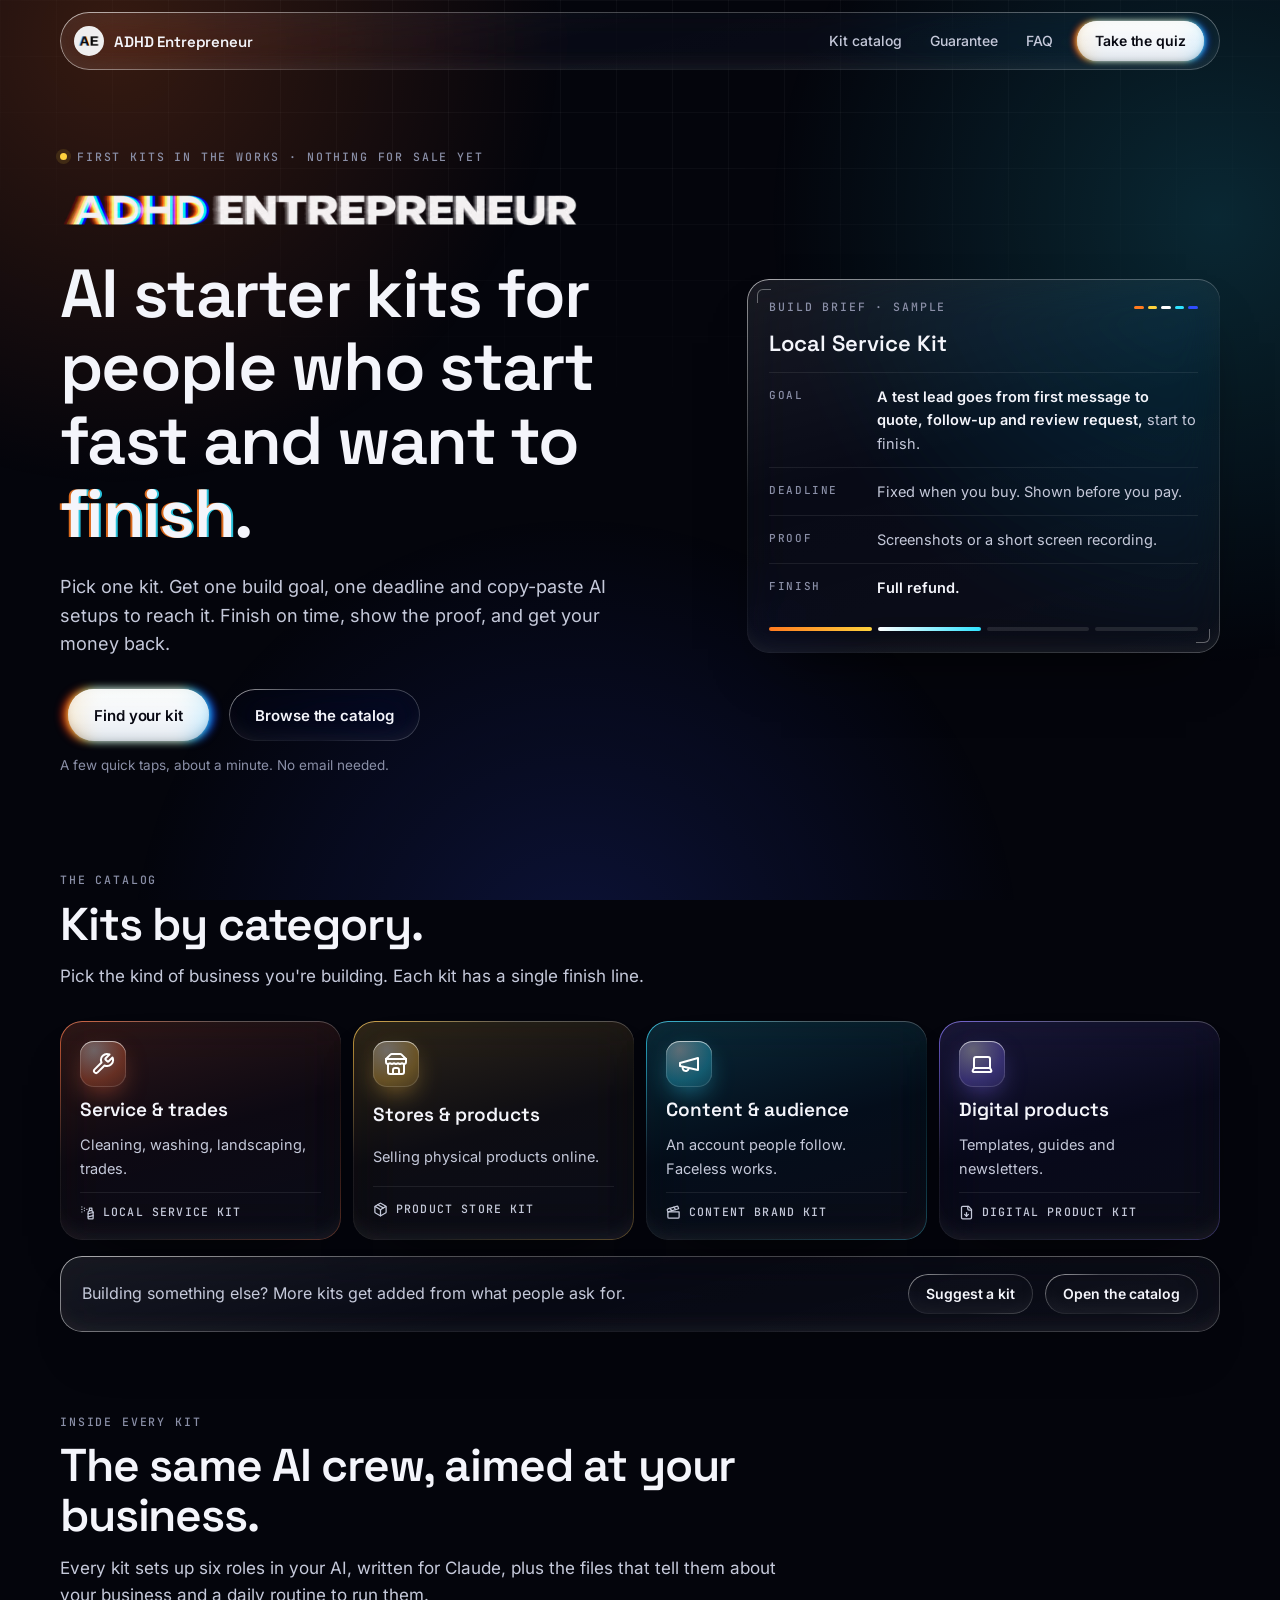
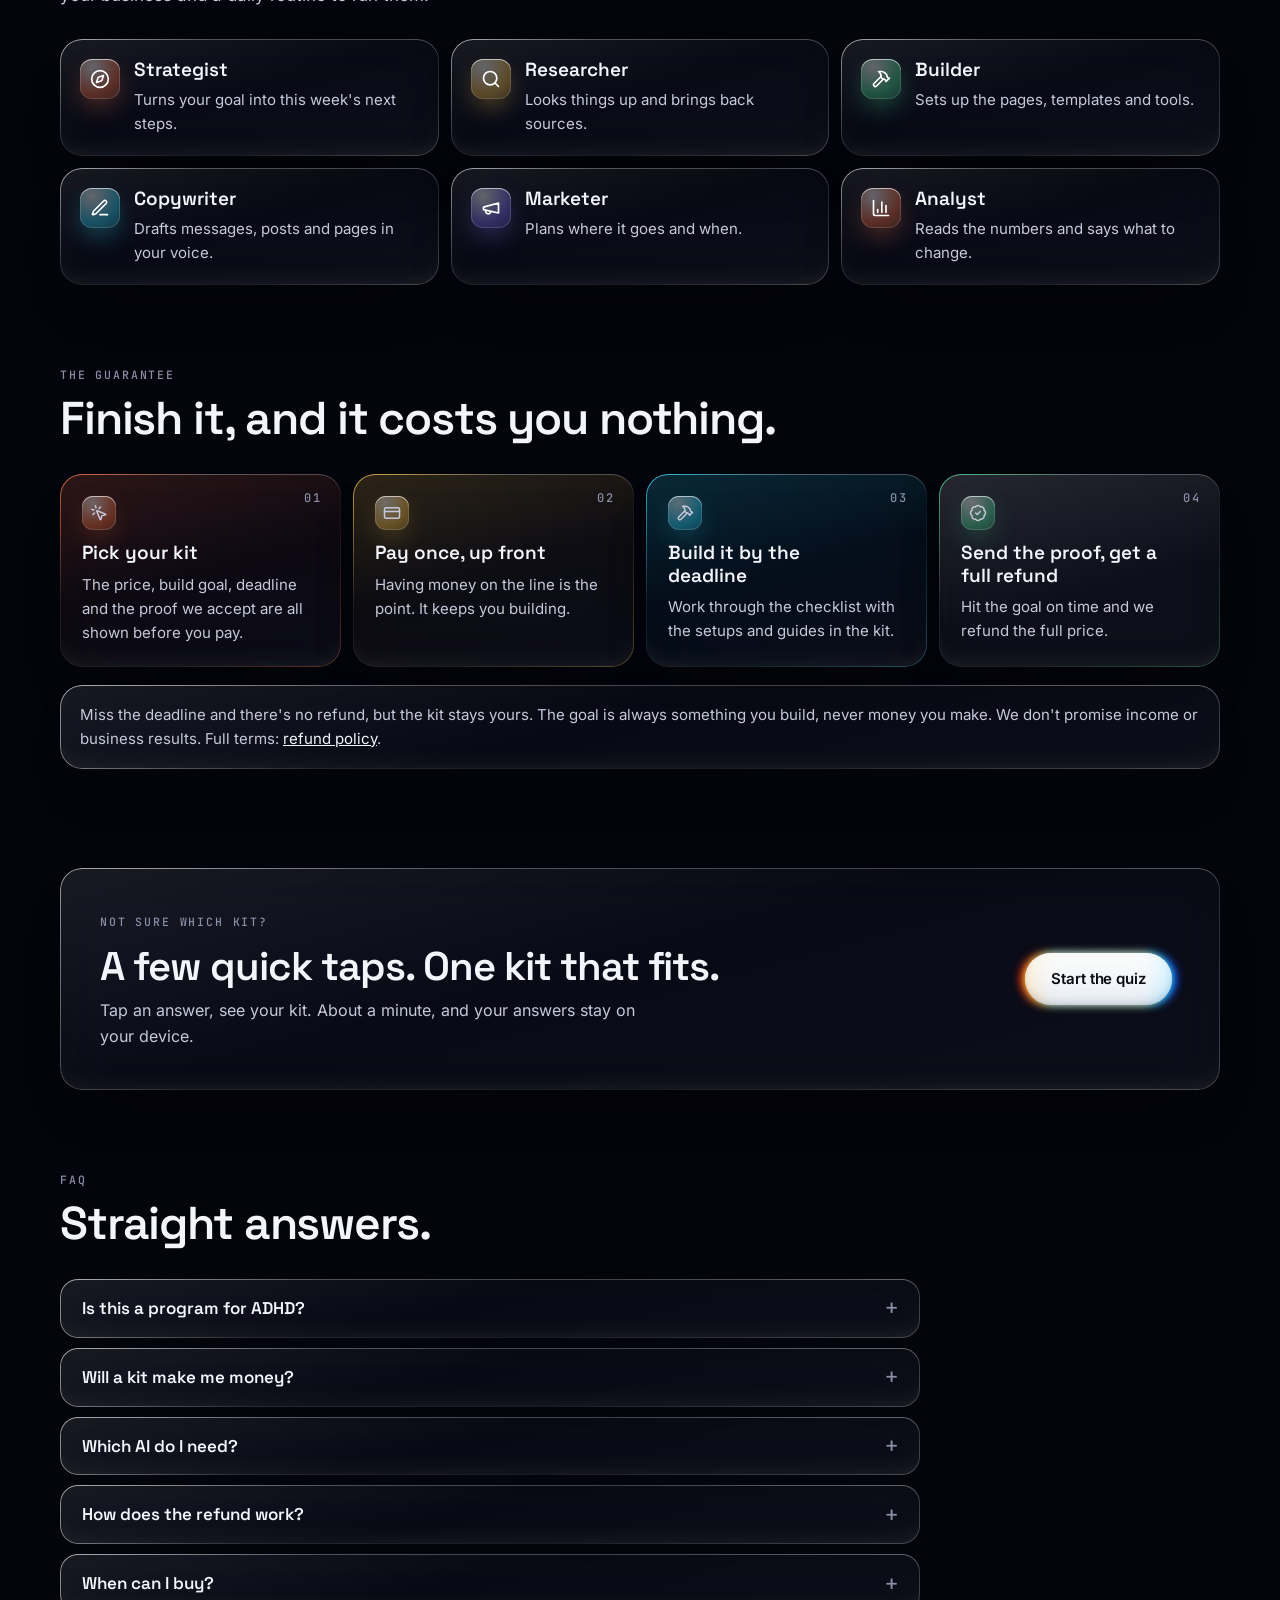
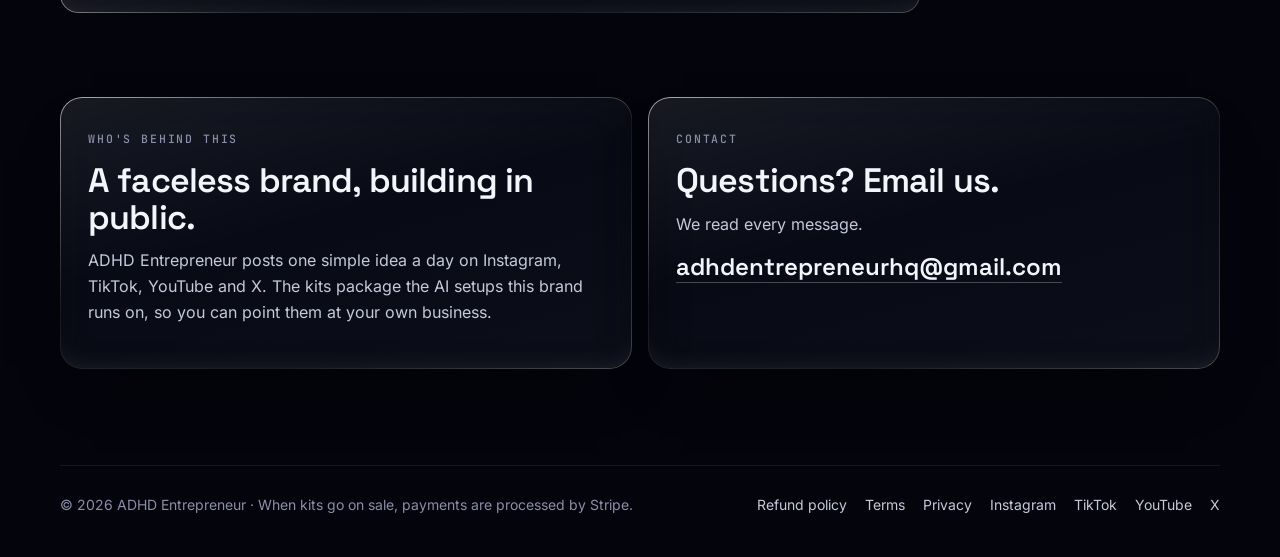
<file: adhd-entrepreneur/site/public/index.html>
<!doctype html>
<html lang="en">
<head>
<meta charset="utf-8">
<meta name="viewport" content="width=device-width, initial-scale=1, viewport-fit=cover">
<title>ADHD Entrepreneur · AI Starter Kits</title>
<meta name="description" content="AI starter kits for people who start fast and want to finish. One kit, one build goal, one deadline. Finish on time and get your money back.">
<meta name="theme-color" content="#04050c">
<link rel="icon" type="image/png" href="assets/favicon.png">
<link rel="apple-touch-icon" href="assets/apple-touch-icon.png">
<link rel="preload" href="assets/fonts/space-grotesk-latin.woff2" as="font" type="font/woff2" crossorigin>
<link rel="preload" href="assets/fonts/inter-latin.woff2" as="font" type="font/woff2" crossorigin>
<link rel="stylesheet" href="style.css">
<script src="site.js" defer></script>
</head>
<body>
<div class="sky" aria-hidden="true"><span class="orb warm"></span><span class="orb cyan"></span><span class="orb blue"></span></div>

<div class="wrap">
  <header class="topbar">
    <div class="inner glass">
      <a class="brand" href="./"><img src="assets/favicon.png" alt="" width="30" height="30"><span>ADHD Entrepreneur</span></a>
      <nav aria-label="Sections">
        <a class="hide-sm" href="kits.html">Kit catalog</a>
        <a class="hide-sm" href="#guarantee">Guarantee</a>
        <a class="hide-sm" href="#faq">FAQ</a>
        <a class="btn-split small" href="quiz.html"><span class="fx" aria-hidden="true"><i></i><i></i><i></i></span><span class="lbl">Take the quiz</span></a>
      </nav>
    </div>
  </header>

  <main>
    <section class="hero" aria-labelledby="hero-title">
      <div>
        <span class="label"><span class="dot"></span>First kits in the works · nothing for sale yet</span>
        <img class="wordmark" src="assets/wordmark.png" alt="ADHD Entrepreneur" width="1192" height="94">
        <h1 id="hero-title">AI starter kits for people who start fast and want to <span class="split-text">finish</span>.</h1>
        <p class="lede">Pick one kit. Get one build goal, one deadline and copy-paste AI setups to reach it. Finish on time, show the proof, and get your money back.</p>
        <div class="actions">
          <a class="btn-split" href="quiz.html"><span class="fx" aria-hidden="true"><i></i><i></i><i></i></span><span class="lbl">Find your kit</span></a>
          <a class="btn glass" href="kits.html">Browse the catalog</a>
        </div>
        <p class="fine">A few quick taps, about a minute. No email needed.</p>
      </div>

      <aside class="brief glass" aria-label="Sample build brief">
        <span class="corner tl"></span><span class="corner br"></span>
        <div class="head"><span class="label">Build brief · sample</span><div class="splitbar" aria-hidden="true"><i></i><i></i><i></i><i></i><i></i></div></div>
        <p class="kit">Local Service Kit</p>
        <dl>
          <div class="row"><dt>Goal</dt><dd><b>A test lead goes from first message to quote, follow-up and review request,</b> start to finish.</dd></div>
          <div class="row"><dt>Deadline</dt><dd>Fixed when you buy. Shown before you pay.</dd></div>
          <div class="row"><dt>Proof</dt><dd>Screenshots or a short screen recording.</dd></div>
          <div class="row"><dt>Finish</dt><dd><b>Full refund.</b></dd></div>
        </dl>
        <div class="track" aria-hidden="true"><i class="on"></i><i class="on"></i><i></i><i></i></div>
      </aside>
    </section>

    <section id="kits" aria-labelledby="kits-title">
      <div class="section-head">
        <span class="label">The catalog</span>
        <h2 id="kits-title">Kits by category.</h2>
        <p>Pick the kind of business you're building. Each kit has a single finish line.</p>
      </div>
      <div class="cats">
        <a class="cat glass tinted t-warm" href="kits.html#service">
          <span class="chip"><svg class="ic" aria-hidden="true"><use href="assets/icons.svg#wrench"/></svg></span>
          <b>Service &amp; trades</b>
          <span class="for">Cleaning, washing, landscaping, trades.</span>
          <span class="kitname"><svg class="ic" aria-hidden="true"><use href="assets/icons.svg#spray-can"/></svg>Local Service Kit</span>
        </a>
        <a class="cat glass tinted t-gold" href="kits.html#stores">
          <span class="chip"><svg class="ic" aria-hidden="true"><use href="assets/icons.svg#store"/></svg></span>
          <b>Stores &amp; products</b>
          <span class="for">Selling physical products online.</span>
          <span class="kitname"><svg class="ic" aria-hidden="true"><use href="assets/icons.svg#package"/></svg>Product Store Kit</span>
        </a>
        <a class="cat glass tinted t-cyan" href="kits.html#content">
          <span class="chip"><svg class="ic" aria-hidden="true"><use href="assets/icons.svg#megaphone"/></svg></span>
          <b>Content &amp; audience</b>
          <span class="for">An account people follow. Faceless works.</span>
          <span class="kitname"><svg class="ic" aria-hidden="true"><use href="assets/icons.svg#clapperboard"/></svg>Content Brand Kit</span>
        </a>
        <a class="cat glass tinted t-violet" href="kits.html#digital">
          <span class="chip"><svg class="ic" aria-hidden="true"><use href="assets/icons.svg#laptop"/></svg></span>
          <b>Digital products</b>
          <span class="for">Templates, guides and newsletters.</span>
          <span class="kitname"><svg class="ic" aria-hidden="true"><use href="assets/icons.svg#file-down"/></svg>Digital Product Kit</span>
        </a>
      </div>
      <div class="cats-foot glass">
        <p>Building something else? More kits get added from what people ask for.</p>
        <div class="actions">
          <a class="btn glass small" href="mailto:adhdentrepreneurhq@gmail.com?subject=Kit%20idea">Suggest a kit</a>
          <a class="btn glass small" href="kits.html">Open the catalog</a>
        </div>
      </div>
    </section>

    <section id="crew" aria-labelledby="crew-title">
      <div class="section-head">
        <span class="label">Inside every kit</span>
        <h2 id="crew-title">The same AI crew, aimed at your business.</h2>
        <p>Every kit sets up six roles in your AI, written for Claude, plus the files that tell them about your business and a daily routine to run them.</p>
      </div>
      <div class="crew">
        <div class="role glass"><span class="chip t-warm"><svg class="ic" aria-hidden="true"><use href="assets/icons.svg#compass"/></svg></span><div><b>Strategist</b><p>Turns your goal into this week's next steps.</p></div></div>
        <div class="role glass"><span class="chip t-gold"><svg class="ic" aria-hidden="true"><use href="assets/icons.svg#search"/></svg></span><div><b>Researcher</b><p>Looks things up and brings back sources.</p></div></div>
        <div class="role glass"><span class="chip t-green"><svg class="ic" aria-hidden="true"><use href="assets/icons.svg#hammer"/></svg></span><div><b>Builder</b><p>Sets up the pages, templates and tools.</p></div></div>
        <div class="role glass"><span class="chip t-cyan"><svg class="ic" aria-hidden="true"><use href="assets/icons.svg#pen-line"/></svg></span><div><b>Copywriter</b><p>Drafts messages, posts and pages in your voice.</p></div></div>
        <div class="role glass"><span class="chip t-violet"><svg class="ic" aria-hidden="true"><use href="assets/icons.svg#megaphone"/></svg></span><div><b>Marketer</b><p>Plans where it goes and when.</p></div></div>
        <div class="role glass"><span class="chip t-warm"><svg class="ic" aria-hidden="true"><use href="assets/icons.svg#chart-column"/></svg></span><div><b>Analyst</b><p>Reads the numbers and says what to change.</p></div></div>
      </div>
    </section>

    <section id="guarantee" aria-labelledby="guarantee-title">
      <div class="section-head">
        <span class="label">The guarantee</span>
        <h2 id="guarantee-title">Finish it, and it costs you nothing.</h2>
      </div>
      <ol class="steps">
        <li class="glass tinted t-warm"><span class="chip sm"><svg class="ic" aria-hidden="true"><use href="assets/icons.svg#mouse-pointer-click"/></svg></span><b>Pick your kit</b><span>The price, build goal, deadline and the proof we accept are all shown before you pay.</span></li>
        <li class="glass tinted t-gold"><span class="chip sm"><svg class="ic" aria-hidden="true"><use href="assets/icons.svg#credit-card"/></svg></span><b>Pay once, up front</b><span>Having money on the line is the point. It keeps you building.</span></li>
        <li class="glass tinted t-cyan"><span class="chip sm"><svg class="ic" aria-hidden="true"><use href="assets/icons.svg#hammer"/></svg></span><b>Build it by the deadline</b><span>Work through the checklist with the setups and guides in the kit.</span></li>
        <li class="glass tinted t-green"><span class="chip sm"><svg class="ic" aria-hidden="true"><use href="assets/icons.svg#badge-check"/></svg></span><b>Send the proof, get a full refund</b><span>Hit the goal on time and we refund the full price.</span></li>
      </ol>
      <p class="note glass">Miss the deadline and there's no refund, but the kit stays yours. The goal is always something you build, never money you make. We don't promise income or business results. Full terms: <a href="policies.html#refunds">refund policy</a>.</p>
    </section>

    <section aria-labelledby="quiz-title">
      <div class="callout glass">
        <div>
          <span class="label">Not sure which kit?</span>
          <h2 id="quiz-title">A few quick taps. One kit that fits.</h2>
          <p>Tap an answer, see your kit. About a minute, and your answers stay on your device.</p>
        </div>
        <a class="btn-split" href="quiz.html"><span class="fx" aria-hidden="true"><i></i><i></i><i></i></span><span class="lbl">Start the quiz</span></a>
      </div>
    </section>

    <section id="faq" aria-labelledby="faq-title">
      <div class="section-head">
        <span class="label">FAQ</span>
        <h2 id="faq-title">Straight answers.</h2>
      </div>
      <div class="faq">
        <details class="glass"><summary>Is this a program for ADHD?</summary><p>No. Nothing here is medical, and we don't diagnose or treat anything. The name is about a working style: lots of ideas, fast starts, and needing a clear finish line. The kits are for anyone who works that way.</p></details>
        <details class="glass"><summary>Will a kit make me money?</summary><p>We don't promise that. Every build goal is something you set up or finish, never an amount you earn. What your business makes depends on your work, your market and a fair bit of luck.</p></details>
        <details class="glass"><summary>Which AI do I need?</summary><p>The kits are written for Claude. If you use ChatGPT or Gemini, each kit will list what carries over before you buy. You sign up for those tools yourself and pay them directly.</p></details>
        <details class="glass"><summary>How does the refund work?</summary><p>Finish the build goal by the deadline, email us the proof listed on your kit, and we refund the full price to your original payment method. If you miss it, there's no refund, and the kit stays yours. <a href="policies.html#refunds">Full terms</a>.</p></details>
        <details class="glass"><summary>When can I buy?</summary><p>Not yet. The first kits are being built and tested now. Take the quiz to find your kit, and email us from the result page to hear when it launches.</p></details>
      </div>
    </section>

    <section aria-label="About and contact">
      <div class="duo">
        <div class="glass">
          <span class="label">Who's behind this</span>
          <h2>A faceless brand, building in public.</h2>
          <p>ADHD Entrepreneur posts one simple idea a day on Instagram, TikTok, YouTube and X. The kits package the AI setups this brand runs on, so you can point them at your own business.</p>
        </div>
        <div class="glass" id="contact">
          <span class="label">Contact</span>
          <h2>Questions? Email us.</h2>
          <p>We read every message.</p>
          <a class="mail" href="mailto:adhdentrepreneurhq@gmail.com">adhdentrepreneurhq@gmail.com</a>
        </div>
      </div>
    </section>
  </main>

  <footer>
    <div class="row">
      <span>© 2026 ADHD Entrepreneur · When kits go on sale, payments are processed by Stripe.</span>
      <nav aria-label="Footer">
        <a href="policies.html#refunds">Refund policy</a>
        <a href="policies.html#terms">Terms</a>
        <a href="policies.html#privacy">Privacy</a>
        <a href="https://www.instagram.com/adhdentrepreneurhq/" rel="noopener">Instagram</a>
        <a href="https://www.tiktok.com/@adhdentrepreneurhq" rel="noopener">TikTok</a>
        <a href="https://www.youtube.com/@adhdentrepreneurhq" rel="noopener">YouTube</a>
        <a href="https://x.com/adhdentreprenhq" rel="noopener">X</a>
      </nav>
    </div>
  </footer>
</div>
</body>
</html>
</file>
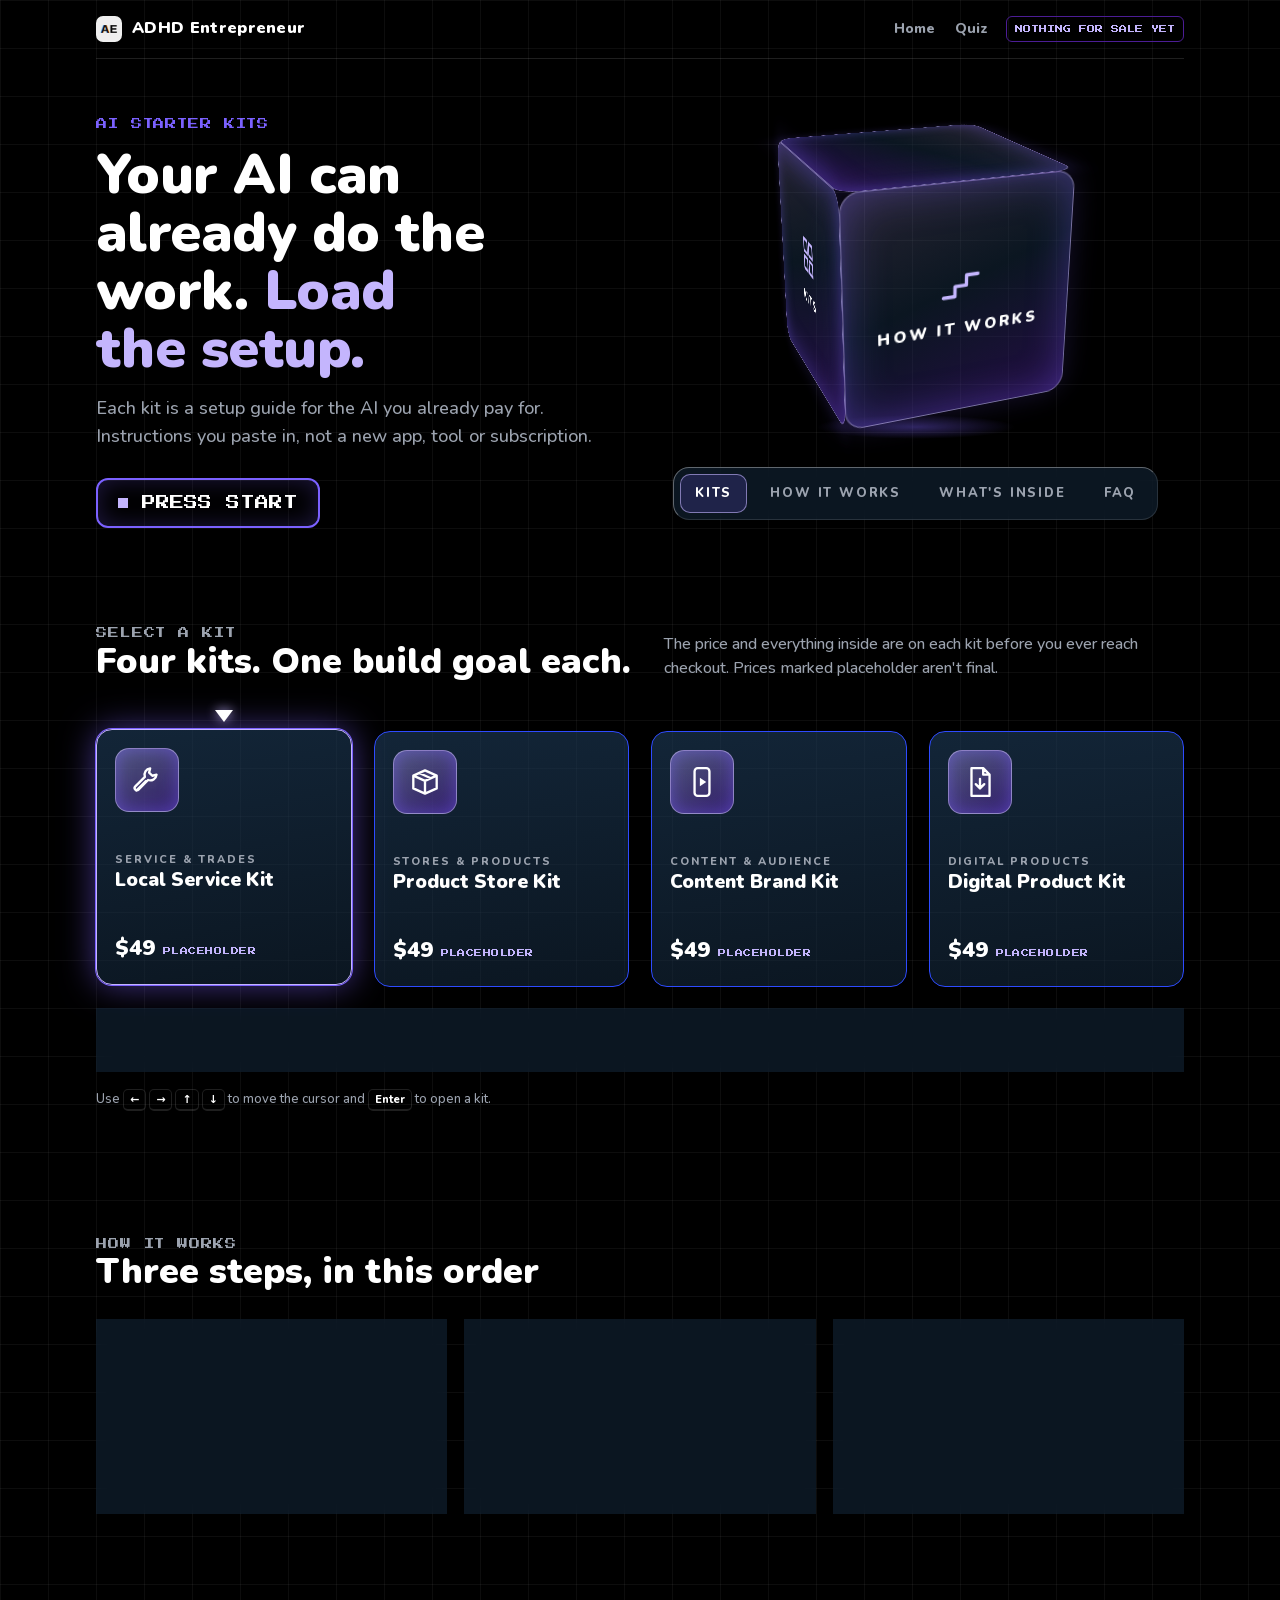
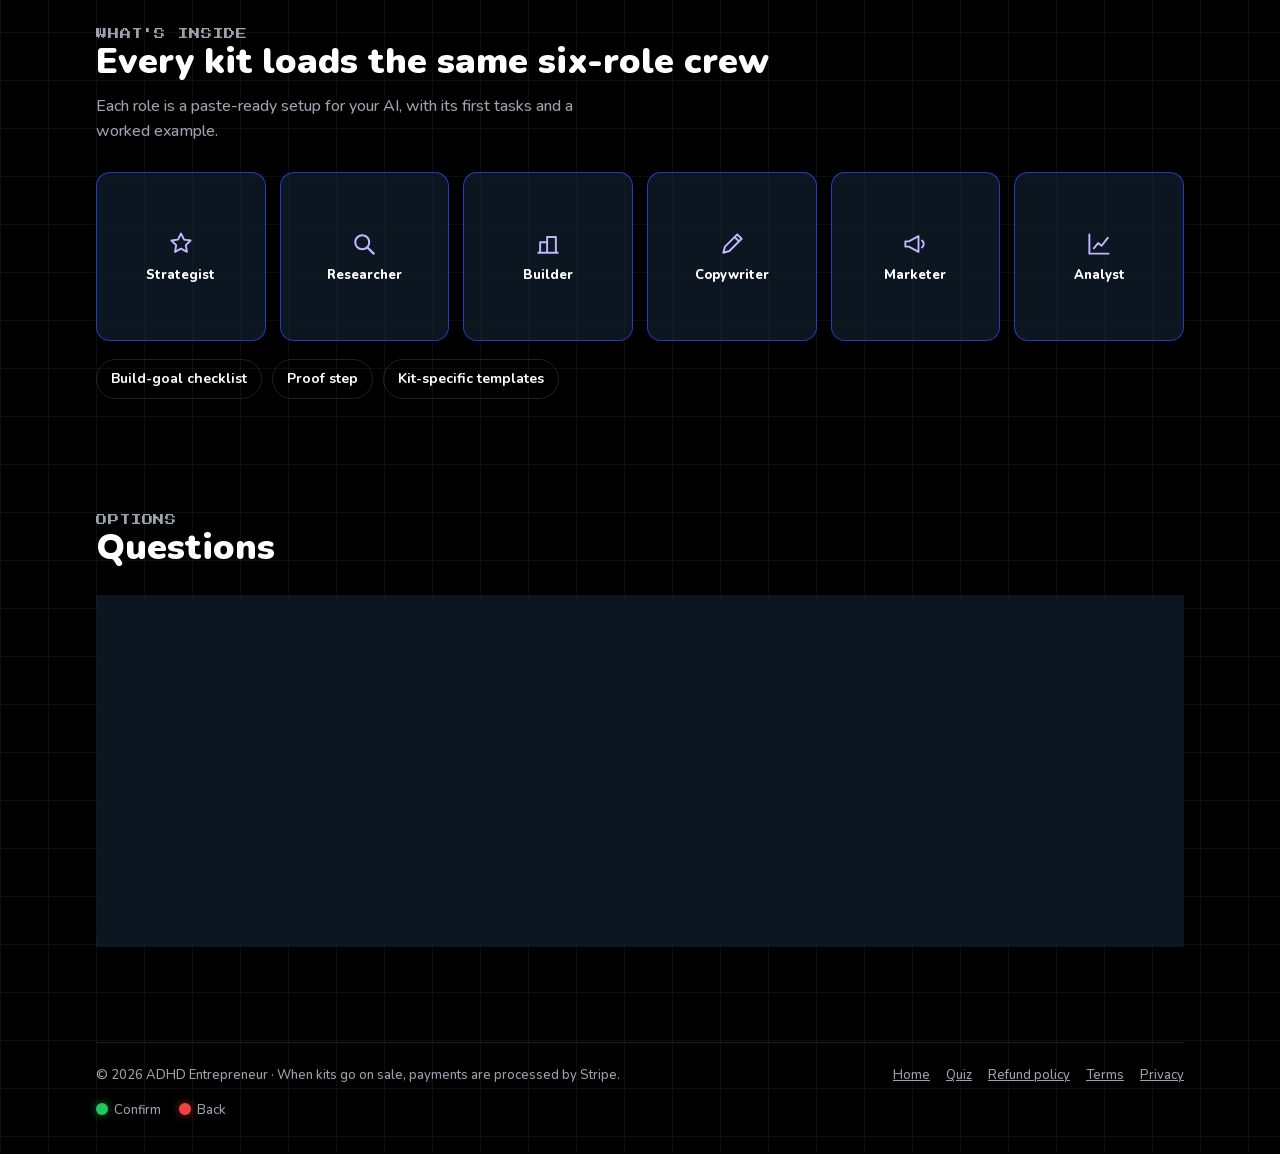
<file: adhd-entrepreneur/site/public/kits.html>
<!doctype html>
<html lang="en">
<head>
<meta charset="utf-8">
<meta name="viewport" content="width=device-width, initial-scale=1, viewport-fit=cover">
<title>Kits · ADHD Entrepreneur</title>
<meta name="description" content="AI starter kits: setup guides for the AI you already pay for. Each kit has one build goal, one deadline, and its price and full contents shown up front.">
<meta name="theme-color" content="#000000">
<meta name="color-scheme" content="dark">
<link rel="icon" type="image/png" href="assets/favicon.png">
<link rel="apple-touch-icon" href="assets/apple-touch-icon.png">
<link rel="preload" href="assets/fonts/nunito-latin.woff2" as="font" type="font/woff2" crossorigin>
<link rel="preload" href="assets/fonts/press-start-2p-latin.woff2" as="font" type="font/woff2" crossorigin>
<link rel="stylesheet" href="kits.css">
<script src="kits.js" defer></script>
</head>
<body>
<svg class="defs" aria-hidden="true" focusable="false">
  <defs>
    <symbol id="i-mark" viewBox="0 0 64 64"><path d="M32 6 56 19v26L32 58 8 45V19Z" fill="none" stroke="currentColor" stroke-width="3" stroke-linejoin="round"/><path d="M8 19l24 13 24-13M32 32v26" fill="none" stroke="currentColor" stroke-width="3" stroke-linejoin="round"/></symbol>
    <symbol id="i-service" viewBox="0 0 32 32"><path d="M6 26l9-9M19 5a6 6 0 0 0-5 8l-9 9a2 2 0 0 0 3 3l9-9a6 6 0 0 0 8-5l-4 1-3-3z" fill="none" stroke="currentColor" stroke-width="2.2" stroke-linecap="round" stroke-linejoin="round"/></symbol>
    <symbol id="i-store" viewBox="0 0 32 32"><path d="M5 10l11-5 11 5v12l-11 5-11-5zM5 10l11 5 11-5M16 15v12M10.5 7.5l11 5" fill="none" stroke="currentColor" stroke-width="2.2" stroke-linejoin="round"/></symbol>
    <symbol id="i-content" viewBox="0 0 32 32"><rect x="9" y="3" width="14" height="26" rx="3" fill="none" stroke="currentColor" stroke-width="2.2"/><path d="M14 12v8l6-4z" fill="currentColor"/></symbol>
    <symbol id="i-digital" viewBox="0 0 32 32"><path d="M8 3h11l6 6v20H8zM19 3v6h6M16 13v9M12 18l4 4 4-4" fill="none" stroke="currentColor" stroke-width="2.2" stroke-linejoin="round" stroke-linecap="round"/></symbol>
    <symbol id="i-grid" viewBox="0 0 32 32"><path d="M5 5h9v9H5zM18 5h9v9h-9zM5 18h9v9H5zM18 18h9v9h-9z" fill="none" stroke="currentColor" stroke-width="2.2" stroke-linejoin="round"/></symbol>
    <symbol id="i-steps" viewBox="0 0 32 32"><path d="M4 26h8v-7h8v-7h8" fill="none" stroke="currentColor" stroke-width="2.4" stroke-linejoin="round" stroke-linecap="round"/></symbol>
    <symbol id="i-box" viewBox="0 0 32 32"><path d="M4 10l12-6 12 6v13l-12 6-12-6zM4 10l12 6 12-6M16 16v13" fill="none" stroke="currentColor" stroke-width="2.2" stroke-linejoin="round"/></symbol>
    <symbol id="i-faq" viewBox="0 0 32 32"><circle cx="16" cy="16" r="12" fill="none" stroke="currentColor" stroke-width="2.2"/><path d="M12.5 12.5a3.5 3.5 0 1 1 5 3.2c-1 .5-1.5 1.2-1.5 2.3v.8" fill="none" stroke="currentColor" stroke-width="2.2" stroke-linecap="round"/><circle cx="16" cy="23" r="1.4" fill="currentColor"/></symbol>
    <symbol id="r-ceo" viewBox="0 0 32 32"><path d="M16 4l3.5 7 7.5 1-5.5 5.3 1.3 7.7L16 21.4 9.2 25l1.3-7.7L5 12l7.5-1z" fill="none" stroke="currentColor" stroke-width="2.2" stroke-linejoin="round"/></symbol>
    <symbol id="r-research" viewBox="0 0 32 32"><circle cx="14" cy="14" r="8" fill="none" stroke="currentColor" stroke-width="2.4"/><path d="M20 20l7 7" stroke="currentColor" stroke-width="2.6" stroke-linecap="round"/></symbol>
    <symbol id="r-build" viewBox="0 0 32 32"><path d="M4 26h24M7 26V14h8v12M15 26V8h10v18" fill="none" stroke="currentColor" stroke-width="2.2" stroke-linejoin="round"/></symbol>
    <symbol id="r-copy" viewBox="0 0 32 32"><path d="M6 26l2-7L22 5l5 5-14 14zM19 8l5 5" fill="none" stroke="currentColor" stroke-width="2.2" stroke-linejoin="round" stroke-linecap="round"/></symbol>
    <symbol id="r-market" viewBox="0 0 32 32"><path d="M5 13v6h4l11 6V7L9 13zM24 12a5 5 0 0 1 0 8" fill="none" stroke="currentColor" stroke-width="2.2" stroke-linejoin="round" stroke-linecap="round"/></symbol>
    <symbol id="r-analyst" viewBox="0 0 32 32"><path d="M5 27V5M5 27h22M10 21l5-6 4 3 7-9" fill="none" stroke="currentColor" stroke-width="2.2" stroke-linejoin="round" stroke-linecap="round"/></symbol>
  </defs>
</svg>

<div id="boot" hidden aria-hidden="true">
  <svg viewBox="0 0 120 120">
    <defs><linearGradient id="boot-side" x1="0" y1="0" x2="1" y2="1"><stop offset="0" stop-color="#C4B5FD"/><stop offset="1" stop-color="#4C1D95"/></linearGradient></defs>
    <path class="fl" d="M60 12 102 34 60 56 18 34Z" fill="#C4B5FD" opacity=".9"/>
    <path class="fl" d="M18 34 60 56v52L18 86Z" fill="#7B61FF"/>
    <path class="fl" d="M102 34 60 56v52l42-22Z" fill="url(#boot-side)"/>
    <path class="ln" d="M60 12 102 34v52l-42 22-42-22V34Z M18 34l42 22 42-22 M60 56v52"/>
  </svg>
  <div class="boot-word">LOADING LOADOUT</div>
  <button class="skip" type="button" tabindex="-1">Skip</button>
</div>

<div class="wrap">
  <header class="strip">
    <a class="brand" href="./"><img src="assets/favicon.png" alt="" width="26" height="26"><span>ADHD Entrepreneur</span></a>
    <nav class="strip-nav" aria-label="Site">
      <a href="./">Home</a>
      <a href="quiz.html">Quiz</a>
      <span class="tag-soon">NOTHING FOR SALE YET</span>
    </nav>
  </header>

  <div class="hero">
    <div>
      <p class="eyebrow">AI STARTER KITS</p>
      <h1>Your AI can already do the work. <em>Load the setup.</em></h1>
      <p class="sub">Each kit is a setup guide for the AI you already pay for. Instructions you paste in, not a new app, tool or subscription.</p>
      <a class="start" href="#kits" id="press-start"><span class="blink" aria-hidden="true"></span>PRESS START</a>
    </div>
    <div class="stage">
      <div class="scene" aria-hidden="true">
        <div class="cube" id="cube">
          <button class="face f0" type="button" data-face="0" tabindex="-1"><svg><use href="#i-grid"/></svg><span>Kits</span></button>
          <button class="face f1" type="button" data-face="1" tabindex="-1"><svg><use href="#i-steps"/></svg><span>How it works</span></button>
          <button class="face f2" type="button" data-face="2" tabindex="-1"><svg><use href="#i-box"/></svg><span>What's inside</span></button>
          <button class="face f3" type="button" data-face="3" tabindex="-1"><svg><use href="#i-faq"/></svg><span>FAQ</span></button>
          <div class="face top"></div>
          <div class="face bot"></div>
        </div>
      </div>
      <div class="shadow" aria-hidden="true"></div>
      <nav class="facenav glass" aria-label="Sections">
        <a href="#kits" data-face="0" aria-current="true">Kits</a>
        <a href="#how" data-face="1">How it works</a>
        <a href="#inside" data-face="2">What's inside</a>
        <a href="#faq" data-face="3">FAQ</a>
      </nav>
    </div>
  </div>

  <main>
    <section class="block" id="kits" aria-labelledby="kits-h">
      <div class="head">
        <div><p class="eyebrow">SELECT A KIT</p><h2 id="kits-h">Four kits. One build goal each.</h2></div>
        <p>The price and everything inside are on each kit before you ever reach checkout. Prices marked placeholder aren't final.</p>
      </div>
      <div class="tiles" id="tiles">
        <a class="tile" href="#service" data-kit="service">
          <span class="ico" aria-hidden="true"><svg><use href="#i-service"/></svg></span>
          <span><span class="cat">Service &amp; trades</span><span class="nm">Local Service Kit</span></span>
          <span class="price">$49 <small class="ph">PLACEHOLDER</small></span>
        </a>
        <a class="tile" href="#stores" data-kit="stores">
          <span class="ico" aria-hidden="true"><svg><use href="#i-store"/></svg></span>
          <span><span class="cat">Stores &amp; products</span><span class="nm">Product Store Kit</span></span>
          <span class="price">$49 <small class="ph">PLACEHOLDER</small></span>
        </a>
        <a class="tile" href="#content" data-kit="content">
          <span class="ico" aria-hidden="true"><svg><use href="#i-content"/></svg></span>
          <span><span class="cat">Content &amp; audience</span><span class="nm">Content Brand Kit</span></span>
          <span class="price">$49 <small class="ph">PLACEHOLDER</small></span>
        </a>
        <a class="tile" href="#digital" data-kit="digital">
          <span class="ico" aria-hidden="true"><svg><use href="#i-digital"/></svg></span>
          <span><span class="cat">Digital products</span><span class="nm">Digital Product Kit</span></span>
          <span class="price">$49 <small class="ph">PLACEHOLDER</small></span>
        </a>
      </div>
      <div class="custom glass" id="custom">
        <p><strong>Building something that doesn't fit?</strong> New kits get added based on what people ask for. <a href="mailto:adhdentrepreneurhq@gmail.com?subject=Kit%20idea">Send us the idea</a>.</p>
      </div>
      <p class="hint">Use <kbd>←</kbd> <kbd>→</kbd> <kbd>↑</kbd> <kbd>↓</kbd> to move the cursor and <kbd>Enter</kbd> to open a kit.</p>
    </section>

    <section class="block" id="how" aria-labelledby="how-h">
      <div class="head"><div><p class="eyebrow">HOW IT WORKS</p><h2 id="how-h">Three steps, in this order</h2></div></div>
      <ol class="steps">
        <li class="step glass"><span class="n">STEP 1</span><h3>Pick a kit</h3><p>Choose the one that matches what you're building. Not sure? <a href="quiz.html">The quiz can pick for you</a>.</p></li>
        <li class="step glass"><span class="n">STEP 2</span><h3>Paste it into your AI</h3><p>Each setup is copy and paste. No code, and no new account beyond the AI you already use.</p></li>
        <li class="step glass"><span class="n">STEP 3</span><h3>Hit the build goal</h3><p>Finish by the deadline, show the proof, and get your money back.</p></li>
      </ol>
    </section>

    <section class="block" id="inside" aria-labelledby="inside-h">
      <div class="head"><div><p class="eyebrow">WHAT'S INSIDE</p><h2 id="inside-h">Every kit loads the same six-role crew</h2></div><p>Each role is a paste-ready setup for your AI, with its first tasks and a worked example.</p></div>
      <ul class="parts">
        <li class="part"><svg aria-hidden="true"><use href="#r-ceo"/></svg><b>Strategist</b></li>
        <li class="part"><svg aria-hidden="true"><use href="#r-research"/></svg><b>Researcher</b></li>
        <li class="part"><svg aria-hidden="true"><use href="#r-build"/></svg><b>Builder</b></li>
        <li class="part"><svg aria-hidden="true"><use href="#r-copy"/></svg><b>Copywriter</b></li>
        <li class="part"><svg aria-hidden="true"><use href="#r-market"/></svg><b>Marketer</b></li>
        <li class="part"><svg aria-hidden="true"><use href="#r-analyst"/></svg><b>Analyst</b></li>
      </ul>
      <ul class="also"><li>Build-goal checklist</li><li>Proof step</li><li>Kit-specific templates</li></ul>
    </section>

    <section class="block" id="faq" aria-labelledby="faq-h">
      <div class="head"><div><p class="eyebrow">OPTIONS</p><h2 id="faq-h">Questions</h2></div></div>
      <dl class="options glass">
        <div class="opt"><dt>What is it</dt><dd>Setup guides for the AI you already pay for. <b>Not an app, a tool or a model.</b></dd></div>
        <div class="opt"><dt>Which AI</dt><dd>The kits are written for Claude. If you use ChatGPT or Gemini, each kit lists what carries over before you buy. You pay for your own AI plan, directly.</dd></div>
        <div class="opt"><dt>Finish on time</dt><dd>Hit the build goal by the deadline, show the proof, <b>get a full refund.</b></dd></div>
        <div class="opt"><dt>Miss the deadline</dt><dd>No refund. <b>The kit stays yours.</b></dd></div>
        <div class="opt"><dt>Income</dt><dd>None promised. The goal is always something you build, never money earned.</dd></div>
      </dl>
    </section>
  </main>

  <footer>
    <div class="foot-row">
      <span>© 2026 ADHD Entrepreneur · When kits go on sale, payments are processed by Stripe.</span>
      <nav aria-label="Footer">
        <a href="./">Home</a>
        <a href="quiz.html">Quiz</a>
        <a href="policies.html#refunds">Refund policy</a>
        <a href="policies.html#terms">Terms</a>
        <a href="policies.html#privacy">Privacy</a>
      </nav>
    </div>
    <div class="legend" aria-hidden="true"><span><span class="dot go"></span>Confirm</span><span><span class="dot back"></span>Back</span></div>
  </footer>
</div>

<dialog class="detail" id="service" aria-labelledby="service-name">
  <div class="sheet">
    <div class="sheet-top">
      <span class="ico" aria-hidden="true"><svg><use href="#i-service"/></svg></span>
      <div>
        <div class="caps">Service &amp; trades</div>
        <h2 id="service-name">Local Service Kit</h2>
        <div class="price">$49 <span class="ph">PLACEHOLDER PRICE</span></div>
      </div>
    </div>
    <p class="for">Your AI handles the messages, quotes and follow-ups that pile up after the work.</p>
    <div class="infobar">
      <div class="meta">Local Service Kit · $49 · 5 parts · 6 crew roles</div>
      <ul>
          <li>Reply and quote templates in your voice</li>
          <li>Follow-up and review-request scripts</li>
          <li>Daily scheduling notes</li>
          <li>The six-role AI crew</li>
          <li>Build-goal checklist and proof step</li>
      </ul>
    </div>
    <dl class="terms">
      <div><dt>Build goal</dt><dd>A test lead goes from first message to a quote, a follow-up and a review request. Then you switch it on for real leads.</dd></div>
      <div><dt>Deadline</dt><dd>30 days from purchase <span class="ph">PLACEHOLDER</span></dd></div>
      <div><dt>Proof</dt><dd>Screenshots or a short screen recording of the finished build.</dd></div>
      <div><dt>Finish</dt><dd>Full refund of the kit price.</dd></div>
      <div><dt>Miss</dt><dd>No refund. The kit stays yours.</dd></div>
    </dl>
    <div class="actions">
      <button class="buy" type="button"><span class="dot" aria-hidden="true"></span>Get the kit · $49</button>
      <a class="backlink" href="#kits" data-close><span class="dot back" aria-hidden="true"></span>Back to all kits</a>
    </div>
    <p class="notice" role="status" hidden>Kits aren't on sale yet, so checkout isn't open and nothing was charged. <a href="mailto:adhdentrepreneurhq@gmail.com?subject=Tell%20me%20when%20the%20Local%20Service%20Kit%20launches">Get an email at launch</a>.</p>
    <p class="fine">You pay for your own AI plan separately. Full terms: <a href="policies.html#refunds">refund policy</a>.</p>
  </div>
</dialog>

<dialog class="detail" id="stores" aria-labelledby="stores-name">
  <div class="sheet">
    <div class="sheet-top">
      <span class="ico" aria-hidden="true"><svg><use href="#i-store"/></svg></span>
      <div>
        <div class="caps">Stores &amp; products</div>
        <h2 id="stores-name">Product Store Kit</h2>
        <div class="price">$49 <span class="ph">PLACEHOLDER PRICE</span></div>
      </div>
    </div>
    <p class="for">Test a product with the numbers and your spending limits worked out first.</p>
    <div class="infobar">
      <div class="meta">Product Store Kit · $49 · 5 parts · 6 crew roles</div>
      <ul>
          <li>Product checklist and cost sheet</li>
          <li>Product research in public ad libraries</li>
          <li>Spending limits and stop rules</li>
          <li>The six-role AI crew</li>
          <li>Build-goal checklist and proof step</li>
      </ul>
    </div>
    <dl class="terms">
      <div><dt>Build goal</dt><dd>Your store is live with one product page, your cost sheet and written spending limits, and a test order goes through.</dd></div>
      <div><dt>Deadline</dt><dd>30 days from purchase <span class="ph">PLACEHOLDER</span></dd></div>
      <div><dt>Proof</dt><dd>Screenshots or a short screen recording of the finished build.</dd></div>
      <div><dt>Finish</dt><dd>Full refund of the kit price.</dd></div>
      <div><dt>Miss</dt><dd>No refund. The kit stays yours.</dd></div>
    </dl>
    <div class="actions">
      <button class="buy" type="button"><span class="dot" aria-hidden="true"></span>Get the kit · $49</button>
      <a class="backlink" href="#kits" data-close><span class="dot back" aria-hidden="true"></span>Back to all kits</a>
    </div>
    <p class="notice" role="status" hidden>Kits aren't on sale yet, so checkout isn't open and nothing was charged. <a href="mailto:adhdentrepreneurhq@gmail.com?subject=Tell%20me%20when%20the%20Product%20Store%20Kit%20launches">Get an email at launch</a>.</p>
    <p class="fine">You pay for your own AI plan separately. Full terms: <a href="policies.html#refunds">refund policy</a>.</p>
  </div>
</dialog>

<dialog class="detail" id="content" aria-labelledby="content-name">
  <div class="sheet">
    <div class="sheet-top">
      <span class="ico" aria-hidden="true"><svg><use href="#i-content"/></svg></span>
      <div>
        <div class="caps">Content &amp; audience</div>
        <h2 id="content-name">Content Brand Kit</h2>
        <div class="price">$49 <span class="ph">PLACEHOLDER PRICE</span></div>
      </div>
    </div>
    <p class="for">Post every day and keep it up. This brand runs on the same setup.</p>
    <div class="infobar">
      <div class="meta">Content Brand Kit · $49 · 5 parts · 6 crew roles</div>
      <ul>
          <li>Line bank and 30-day calendar builder</li>
          <li>Captions for each platform</li>
          <li>The weekly scorecard</li>
          <li>The six-role AI crew</li>
          <li>Build-goal checklist and proof step</li>
      </ul>
    </div>
    <dl class="terms">
      <div><dt>Build goal</dt><dd>14 posts in 14 days on your own accounts, with your weekly scorecard filled in.</dd></div>
      <div><dt>Deadline</dt><dd>30 days from purchase <span class="ph">PLACEHOLDER</span></dd></div>
      <div><dt>Proof</dt><dd>Screenshots or a short screen recording of the finished build.</dd></div>
      <div><dt>Finish</dt><dd>Full refund of the kit price.</dd></div>
      <div><dt>Miss</dt><dd>No refund. The kit stays yours.</dd></div>
    </dl>
    <div class="actions">
      <button class="buy" type="button"><span class="dot" aria-hidden="true"></span>Get the kit · $49</button>
      <a class="backlink" href="#kits" data-close><span class="dot back" aria-hidden="true"></span>Back to all kits</a>
    </div>
    <p class="notice" role="status" hidden>Kits aren't on sale yet, so checkout isn't open and nothing was charged. <a href="mailto:adhdentrepreneurhq@gmail.com?subject=Tell%20me%20when%20the%20Content%20Brand%20Kit%20launches">Get an email at launch</a>.</p>
    <p class="fine">You pay for your own AI plan separately. Full terms: <a href="policies.html#refunds">refund policy</a>.</p>
  </div>
</dialog>

<dialog class="detail" id="digital" aria-labelledby="digital-name">
  <div class="sheet">
    <div class="sheet-top">
      <span class="ico" aria-hidden="true"><svg><use href="#i-digital"/></svg></span>
      <div>
        <div class="caps">Digital products</div>
        <h2 id="digital-name">Digital Product Kit</h2>
        <div class="price">$49 <span class="ph">PLACEHOLDER PRICE</span></div>
      </div>
    </div>
    <p class="for">Turn what you know into something people can buy, with checkout and delivery set up.</p>
    <div class="infobar">
      <div class="meta">Digital Product Kit · $49 · 5 parts · 6 crew roles</div>
      <ul>
          <li>Product build setups</li>
          <li>Sales page and email sequence</li>
          <li>Checkout and delivery guide</li>
          <li>The six-role AI crew</li>
          <li>Build-goal checklist and proof step</li>
      </ul>
    </div>
    <dl class="terms">
      <div><dt>Build goal</dt><dd>Your product is live with a working checkout, and a test purchase gets delivered automatically.</dd></div>
      <div><dt>Deadline</dt><dd>30 days from purchase <span class="ph">PLACEHOLDER</span></dd></div>
      <div><dt>Proof</dt><dd>Screenshots or a short screen recording of the finished build.</dd></div>
      <div><dt>Finish</dt><dd>Full refund of the kit price.</dd></div>
      <div><dt>Miss</dt><dd>No refund. The kit stays yours.</dd></div>
    </dl>
    <div class="actions">
      <button class="buy" type="button"><span class="dot" aria-hidden="true"></span>Get the kit · $49</button>
      <a class="backlink" href="#kits" data-close><span class="dot back" aria-hidden="true"></span>Back to all kits</a>
    </div>
    <p class="notice" role="status" hidden>Kits aren't on sale yet, so checkout isn't open and nothing was charged. <a href="mailto:adhdentrepreneurhq@gmail.com?subject=Tell%20me%20when%20the%20Digital%20Product%20Kit%20launches">Get an email at launch</a>.</p>
    <p class="fine">You pay for your own AI plan separately. Full terms: <a href="policies.html#refunds">refund policy</a>.</p>
  </div>
</dialog>
</body>
</html>
</file>
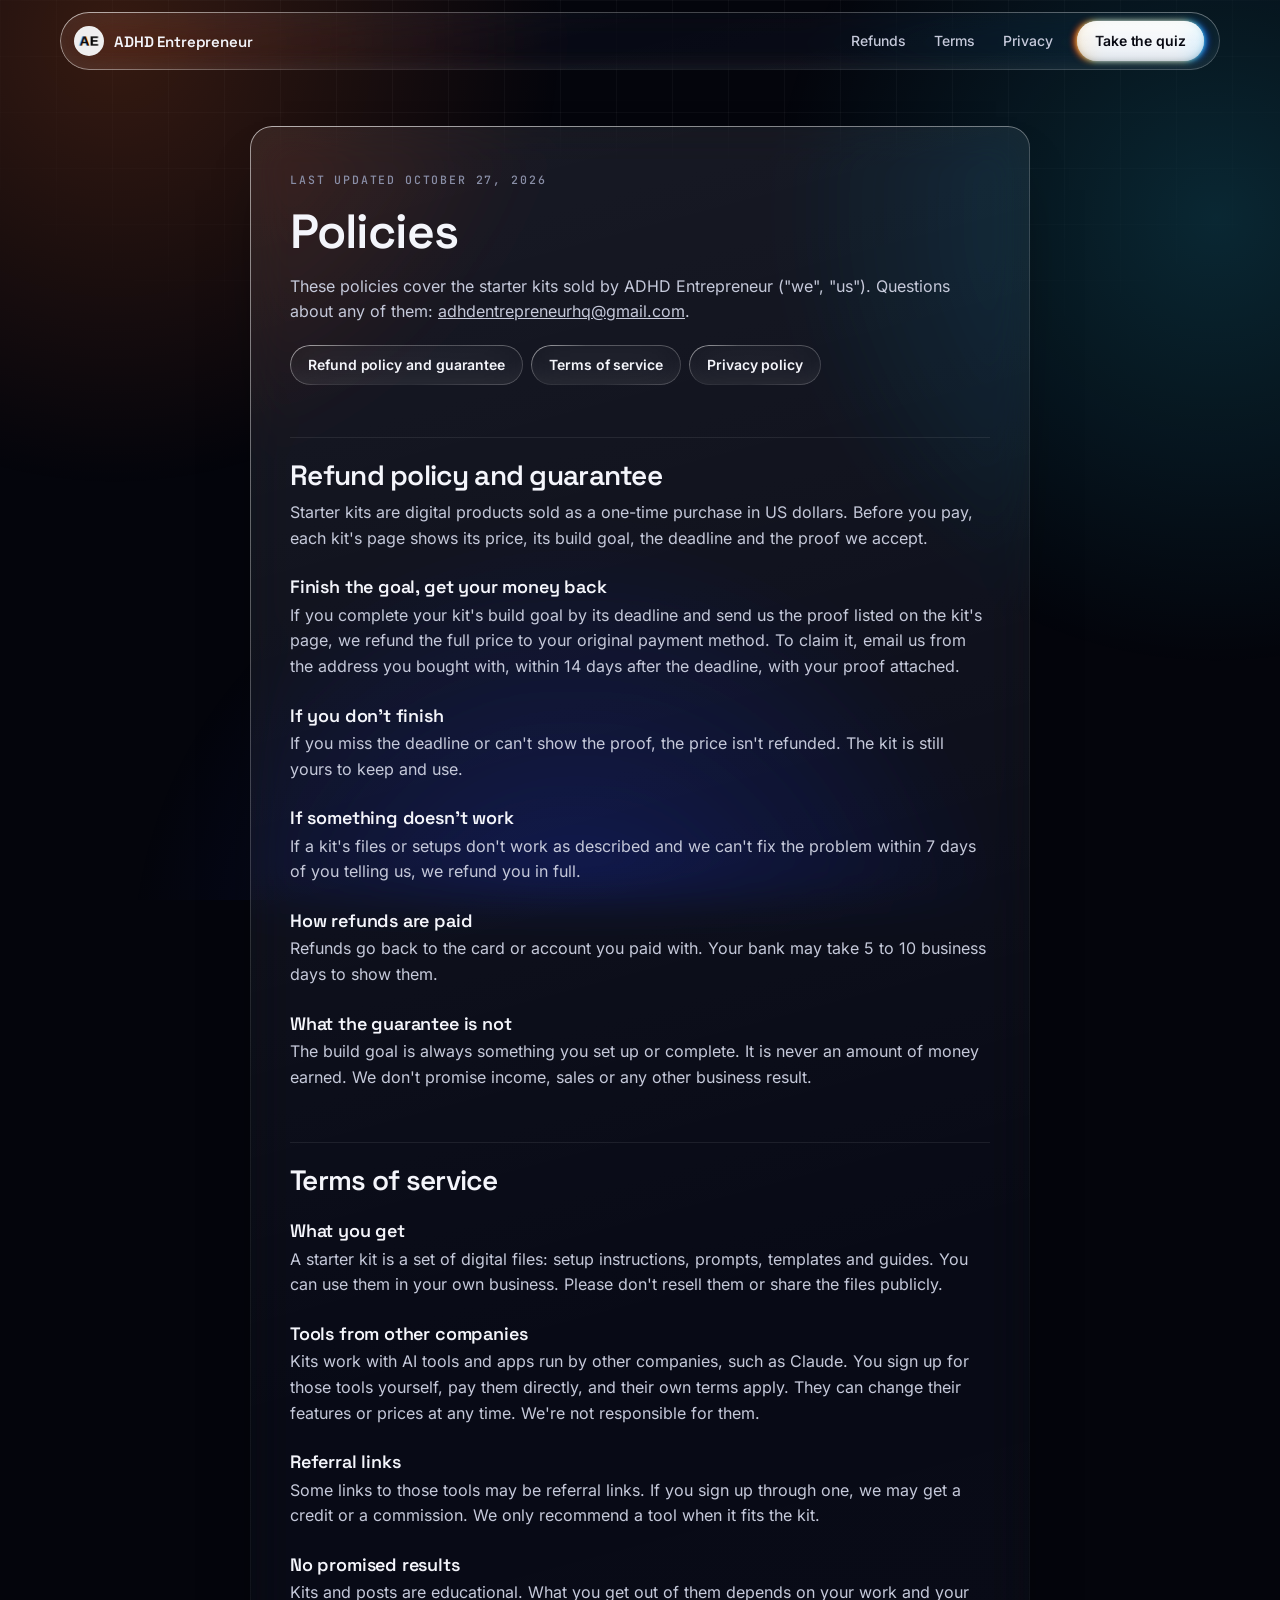
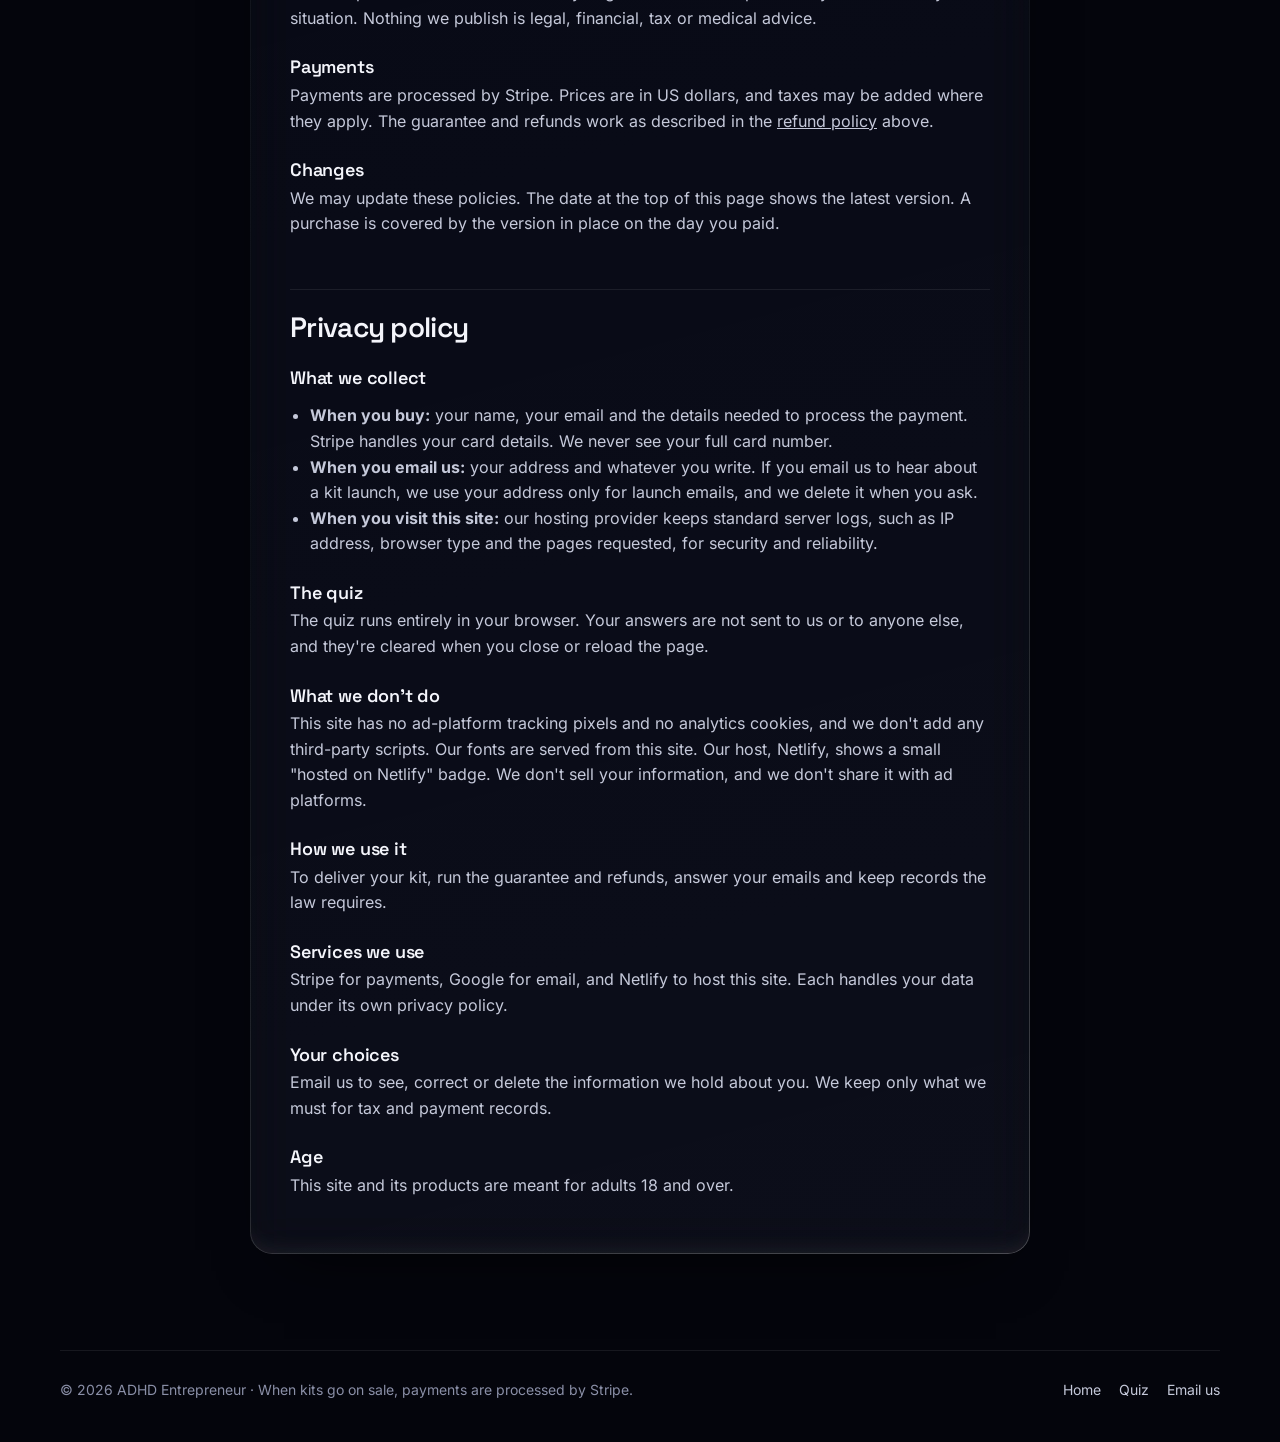
<file: adhd-entrepreneur/site/public/policies.html>
<!doctype html>
<html lang="en">
<head>
<meta charset="utf-8">
<meta name="viewport" content="width=device-width, initial-scale=1, viewport-fit=cover">
<title>Policies · ADHD Entrepreneur</title>
<meta name="description" content="Refund policy and guarantee, terms of service and privacy policy for ADHD Entrepreneur starter kits.">
<meta name="theme-color" content="#04050c">
<link rel="icon" type="image/png" href="assets/favicon.png">
<link rel="apple-touch-icon" href="assets/apple-touch-icon.png">
<link rel="preload" href="assets/fonts/space-grotesk-latin.woff2" as="font" type="font/woff2" crossorigin>
<link rel="preload" href="assets/fonts/inter-latin.woff2" as="font" type="font/woff2" crossorigin>
<link rel="stylesheet" href="style.css">
<script src="site.js" defer></script>
</head>
<body>
<div class="sky" aria-hidden="true"><span class="orb warm"></span><span class="orb cyan"></span><span class="orb blue"></span></div>

<div class="wrap">
  <header class="topbar">
    <div class="inner glass">
      <a class="brand" href="./"><img src="assets/favicon.png" alt="" width="30" height="30"><span>ADHD Entrepreneur</span></a>
      <nav aria-label="Policies">
        <a class="hide-sm" href="#refunds">Refunds</a>
        <a class="hide-sm" href="#terms">Terms</a>
        <a class="hide-sm" href="#privacy">Privacy</a>
        <a class="btn-split small" href="quiz.html"><span class="fx" aria-hidden="true"><i></i><i></i><i></i></span><span class="lbl">Take the quiz</span></a>
      </nav>
    </div>
  </header>

  <main class="doc glass">
    <span class="label">Last updated October 27, 2026</span>
    <h1>Policies</h1>
    <p>These policies cover the starter kits sold by ADHD Entrepreneur ("we", "us"). Questions about any of them: <a href="mailto:adhdentrepreneurhq@gmail.com">adhdentrepreneurhq@gmail.com</a>.</p>
    <div class="toc">
      <a class="btn glass small" href="#refunds">Refund policy and guarantee</a>
      <a class="btn glass small" href="#terms">Terms of service</a>
      <a class="btn glass small" href="#privacy">Privacy policy</a>
    </div>

    <h2 id="refunds">Refund policy and guarantee</h2>
    <p>Starter kits are digital products sold as a one-time purchase in US dollars. Before you pay, each kit's page shows its price, its build goal, the deadline and the proof we accept.</p>
    <h3>Finish the goal, get your money back</h3>
    <p>If you complete your kit's build goal by its deadline and send us the proof listed on the kit's page, we refund the full price to your original payment method. To claim it, email us from the address you bought with, within 14 days after the deadline, with your proof attached.</p>
    <h3>If you don't finish</h3>
    <p>If you miss the deadline or can't show the proof, the price isn't refunded. The kit is still yours to keep and use.</p>
    <h3>If something doesn't work</h3>
    <p>If a kit's files or setups don't work as described and we can't fix the problem within 7 days of you telling us, we refund you in full.</p>
    <h3>How refunds are paid</h3>
    <p>Refunds go back to the card or account you paid with. Your bank may take 5 to 10 business days to show them.</p>
    <h3>What the guarantee is not</h3>
    <p>The build goal is always something you set up or complete. It is never an amount of money earned. We don't promise income, sales or any other business result.</p>

    <h2 id="terms">Terms of service</h2>
    <h3>What you get</h3>
    <p>A starter kit is a set of digital files: setup instructions, prompts, templates and guides. You can use them in your own business. Please don't resell them or share the files publicly.</p>
    <h3>Tools from other companies</h3>
    <p>Kits work with AI tools and apps run by other companies, such as Claude. You sign up for those tools yourself, pay them directly, and their own terms apply. They can change their features or prices at any time. We're not responsible for them.</p>
    <h3>Referral links</h3>
    <p>Some links to those tools may be referral links. If you sign up through one, we may get a credit or a commission. We only recommend a tool when it fits the kit.</p>
    <h3>No promised results</h3>
    <p>Kits and posts are educational. What you get out of them depends on your work and your situation. Nothing we publish is legal, financial, tax or medical advice.</p>
    <h3>Payments</h3>
    <p>Payments are processed by Stripe. Prices are in US dollars, and taxes may be added where they apply. The guarantee and refunds work as described in the <a href="#refunds">refund policy</a> above.</p>
    <h3>Changes</h3>
    <p>We may update these policies. The date at the top of this page shows the latest version. A purchase is covered by the version in place on the day you paid.</p>

    <h2 id="privacy">Privacy policy</h2>
    <h3>What we collect</h3>
    <ul>
      <li><b>When you buy:</b> your name, your email and the details needed to process the payment. Stripe handles your card details. We never see your full card number.</li>
      <li><b>When you email us:</b> your address and whatever you write. If you email us to hear about a kit launch, we use your address only for launch emails, and we delete it when you ask.</li>
      <li><b>When you visit this site:</b> our hosting provider keeps standard server logs, such as IP address, browser type and the pages requested, for security and reliability.</li>
    </ul>
    <h3>The quiz</h3>
    <p>The quiz runs entirely in your browser. Your answers are not sent to us or to anyone else, and they're cleared when you close or reload the page.</p>
    <h3>What we don't do</h3>
    <p>This site has no ad-platform tracking pixels and no analytics cookies, and we don't add any third-party scripts. Our fonts are served from this site. Our host, Netlify, shows a small "hosted on Netlify" badge. We don't sell your information, and we don't share it with ad platforms.</p>
    <h3>How we use it</h3>
    <p>To deliver your kit, run the guarantee and refunds, answer your emails and keep records the law requires.</p>
    <h3>Services we use</h3>
    <p>Stripe for payments, Google for email, and Netlify to host this site. Each handles your data under its own privacy policy.</p>
    <h3>Your choices</h3>
    <p>Email us to see, correct or delete the information we hold about you. We keep only what we must for tax and payment records.</p>
    <h3>Age</h3>
    <p>This site and its products are meant for adults 18 and over.</p>
  </main>

  <footer>
    <div class="row">
      <span>© 2026 ADHD Entrepreneur · When kits go on sale, payments are processed by Stripe.</span>
      <nav aria-label="Footer">
        <a href="./">Home</a>
        <a href="quiz.html">Quiz</a>
        <a href="mailto:adhdentrepreneurhq@gmail.com">Email us</a>
      </nav>
    </div>
  </footer>
</div>
</body>
</html>
</file>
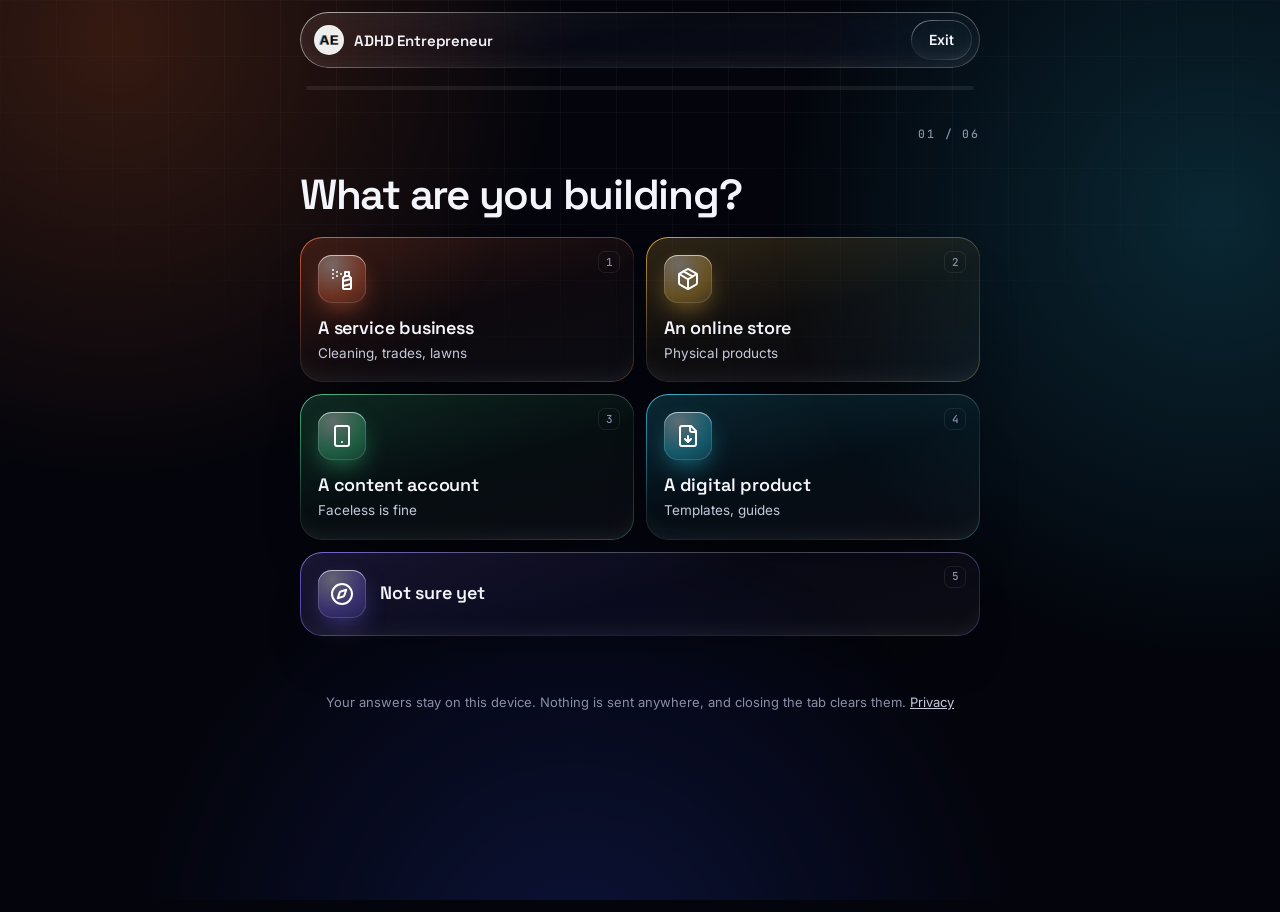
<file: adhd-entrepreneur/site/public/quiz.html>
<!doctype html>
<html lang="en">
<head>
<meta charset="utf-8">
<meta name="viewport" content="width=device-width, initial-scale=1, viewport-fit=cover">
<title>Find your kit · ADHD Entrepreneur</title>
<meta name="description" content="A few quick taps to match you with one AI starter kit and one build goal.">
<meta name="theme-color" content="#04050c">
<link rel="icon" type="image/png" href="assets/favicon.png">
<link rel="apple-touch-icon" href="assets/apple-touch-icon.png">
<link rel="preload" href="assets/fonts/space-grotesk-latin.woff2" as="font" type="font/woff2" crossorigin>
<link rel="preload" href="assets/fonts/inter-latin.woff2" as="font" type="font/woff2" crossorigin>
<link rel="stylesheet" href="style.css">
<link rel="stylesheet" href="quiz.css">
<script src="site.js" defer></script>
<script src="quiz.js" defer></script>
</head>
<body>
<div class="sky" aria-hidden="true"><span class="orb warm"></span><span class="orb cyan"></span><span class="orb blue"></span></div>

<div class="wrap qwrap">
  <header class="qbar glass">
    <a class="brand" href="./"><img src="assets/favicon.png" alt="" width="30" height="30"><span>ADHD Entrepreneur</span></a>
    <a class="btn glass small" href="./">Exit</a>
  </header>
  <div class="progress" id="progress" role="progressbar" aria-label="Quiz progress" aria-valuemin="0" aria-valuemax="100" aria-valuenow="0"><i id="bar"></i></div>

  <main class="stage" id="stage" aria-live="polite">
    <noscript><p class="qsub">The quiz needs JavaScript. You can still <a href="./#kits">see all four kits</a>.</p></noscript>
  </main>

  <p class="privacy">Your answers stay on this device. Nothing is sent anywhere, and closing the tab clears them. <a href="policies.html#privacy">Privacy</a></p>
</div>
</body>
</html>
</file>
<file: adhd-entrepreneur/site/public/style.css>
/* ADHD Entrepreneur: midnight glass, with the logo's RGB split as the only color.
   Fonts are self-hosted (assets/fonts) so the site makes no third-party requests. */

@font-face { font-family: "Inter"; src: url("assets/fonts/inter-latin.woff2") format("woff2"); font-weight: 400 700; font-display: swap; }
@font-face { font-family: "Space Grotesk"; src: url("assets/fonts/space-grotesk-latin.woff2") format("woff2"); font-weight: 400 700; font-display: swap; }
@font-face { font-family: "JetBrains Mono"; src: url("assets/fonts/jetbrains-mono-latin.woff2") format("woff2"); font-weight: 400 600; font-display: swap; }

:root {
  color-scheme: dark;
  --bg: #04050c;
  --ink: #f4f5fb;
  --ink-soft: #c5c9da;
  --muted: #8a8fa7;
  --line: rgba(255, 255, 255, .08);
  --glass-top: rgba(255, 255, 255, .085);
  --glass-low: rgba(255, 255, 255, .025);
  --glass-edge: rgba(255, 255, 255, .13);
  /* the split, sampled from the wordmark: warm trails left, cool leads right */
  --warm: #ff7a1f;
  --gold: #ffd23d;
  --cyan: #2fe3ff;
  --blue: #2f4dff;
  --ink-dark: #05060f;
  --radius: 22px;
  --spring: cubic-bezier(.34, 1.56, .64, 1);
  --ease: cubic-bezier(.22, .61, .36, 1);
  --display: "Space Grotesk", "Inter", system-ui, sans-serif;
  --body: "Inter", system-ui, -apple-system, "Segoe UI", sans-serif;
  --mono: "JetBrains Mono", ui-monospace, SFMono-Regular, Menlo, monospace;
}

*, *::before, *::after { box-sizing: border-box; }
html { -webkit-text-size-adjust: 100%; scroll-behavior: smooth; scroll-padding-top: 96px; }
body {
  margin: 0;
  background: var(--bg);
  color: var(--ink);
  font: 400 16px/1.6 var(--body);
  -webkit-font-smoothing: antialiased;
  overflow-x: clip;
  min-height: 100vh;
}
img { max-width: 100%; height: auto; display: block; }
a { color: inherit; }
p { margin: 0 0 1em; }
h1, h2, h3 { font-family: var(--display); font-weight: 600; letter-spacing: -.025em; line-height: 1.08; margin: 0; }
:focus-visible { outline: 2px solid var(--cyan); outline-offset: 3px; border-radius: 10px; }
.sr-only { position: absolute; width: 1px; height: 1px; overflow: hidden; clip: rect(0 0 0 0); white-space: nowrap; }

/* ---------- the sky: soft light for the glass to bend, plus a blueprint grid ---------- */
.sky { position: fixed; inset: 0; z-index: -1; overflow: hidden; pointer-events: none; }
.sky::after {
  content: ""; position: absolute; inset: 0;
  background-image:
    linear-gradient(rgba(255, 255, 255, .035) 1px, transparent 1px),
    linear-gradient(90deg, rgba(255, 255, 255, .035) 1px, transparent 1px);
  background-size: 56px 56px;
  -webkit-mask-image: radial-gradient(ellipse 80% 60% at 50% 0%, #000 30%, transparent 80%);
  mask-image: radial-gradient(ellipse 80% 60% at 50% 0%, #000 30%, transparent 80%);
}
.orb { position: absolute; width: 70vmax; height: 70vmax; border-radius: 50%; will-change: transform; }
.orb.warm { top: -32vmax; left: -26vmax; background: radial-gradient(closest-side, rgba(255, 110, 40, .20), transparent); animation: drift-a 46s var(--ease) infinite alternate; }
.orb.cyan { top: -18vmax; right: -30vmax; background: radial-gradient(closest-side, rgba(40, 220, 255, .16), transparent); animation: drift-b 54s var(--ease) infinite alternate; }
.orb.blue { bottom: -40vmax; left: 10vmax; background: radial-gradient(closest-side, rgba(50, 80, 255, .18), transparent); animation: drift-c 62s var(--ease) infinite alternate; }
@keyframes drift-a { to { transform: translate(14vmax, 10vmax); } }
@keyframes drift-b { to { transform: translate(-12vmax, 16vmax); } }
@keyframes drift-c { to { transform: translate(10vmax, -12vmax); } }

/* ---------- liquid glass ---------- */
.glass {
  position: relative;
  background: linear-gradient(165deg, var(--glass-top), var(--glass-low) 45%, rgba(255, 255, 255, .04));
  -webkit-backdrop-filter: blur(22px) saturate(170%);
  backdrop-filter: blur(22px) saturate(170%);
  border-radius: var(--radius);
  box-shadow:
    inset 0 1px 0 rgba(255, 255, 255, .22),
    inset 0 -18px 30px -24px rgba(255, 255, 255, .14),
    0 30px 60px -34px rgba(0, 0, 0, .85);
}
.glass::before {
  /* specular rim: bright where the light hits, fading round the edge */
  content: ""; position: absolute; inset: 0; border-radius: inherit; padding: 1px; pointer-events: none;
  background: linear-gradient(140deg, rgba(255, 255, 255, .55), rgba(255, 255, 255, .07) 28%, rgba(255, 255, 255, .02) 60%, rgba(255, 255, 255, .22));
  -webkit-mask: linear-gradient(#000 0 0) content-box, linear-gradient(#000 0 0);
  -webkit-mask-composite: xor;
  mask: linear-gradient(#000 0 0) content-box exclude, linear-gradient(#000 0 0);
}

/* ---------- buttons ---------- */
.btn, .btn-split {
  --h: 52px;
  position: relative;
  display: inline-flex; align-items: center; justify-content: center; gap: 10px;
  min-height: var(--h); padding: 0 26px;
  border: 0; border-radius: 999px;
  font: 600 15px/1 var(--body); letter-spacing: -.005em;
  text-decoration: none; cursor: pointer;
  -webkit-tap-highlight-color: transparent;
  transition: transform .5s var(--spring);
}
.btn { color: var(--ink); background: none; }
.btn:hover { transform: translateY(-1px); }
.btn:active { transform: scale(.97); }
.btn.glass::before { border-radius: 999px; }

/* The split button: red, green and blue glass layers sit behind a frosted pane, offset and
   slightly out of focus, so the color bleeds round the edges like the logo's split.
   Press it and the layers slide into line and snap into focus: one pane of white glass. */
@property --d { syntax: "<length>"; inherits: true; initial-value: 5px; }
@property --b { syntax: "<length>"; inherits: true; initial-value: 4px; }
.btn-split {
  --d: 5px; --b: 4px;
  color: var(--ink-dark); isolation: isolate; margin: 0 8px;
  transition: transform .5s var(--spring), --d .6s var(--spring), --b .45s var(--ease);
}
.btn-split::before {
  /* the frosted pane */
  content: ""; position: absolute; inset: 0; z-index: -1; border-radius: inherit;
  background: linear-gradient(180deg, rgba(255, 255, 255, .82), rgba(232, 235, 248, .64));
  -webkit-backdrop-filter: blur(10px) saturate(170%);
  backdrop-filter: blur(10px) saturate(170%);
  transition: background .4s var(--ease);
}
.btn-split .fx { position: absolute; inset: 0; z-index: -2; border-radius: inherit; isolation: isolate; }
.btn-split .fx i {
  position: absolute; inset: 0; border-radius: inherit; mix-blend-mode: screen;
  filter: blur(var(--b));
}
.btn-split .fx i:nth-child(1) { background: rgba(255, 30, 0, .95); transform: translateX(calc(var(--d) * -1)); animation: sway 3.2s ease-in-out infinite alternate; }
.btn-split .fx i:nth-child(2) { background: rgba(0, 255, 60, .95); }
.btn-split .fx i:nth-child(3) { background: rgba(20, 60, 255, .95); transform: translateX(var(--d)); animation: sway 3.2s ease-in-out infinite alternate-reverse; }
@keyframes sway { from { translate: -1.5px 0; } to { translate: 1.5px 0; } }
.btn-split::after {
  /* specular sheen on top */
  content: ""; position: absolute; inset: 0; border-radius: inherit; pointer-events: none;
  background: linear-gradient(180deg, rgba(255, 255, 255, .5), rgba(255, 255, 255, 0) 55%);
  box-shadow: inset 0 1px 0 rgba(255, 255, 255, .9), inset 0 -6px 14px -8px rgba(5, 6, 15, .3);
  opacity: .5; transition: opacity .4s var(--ease);
}
.btn-split .lbl { position: relative; }
.btn-split:hover { --d: 7px; --b: 6px; }
.btn-split:active, .btn-split.merged { --d: 0px; --b: 0px; transform: scale(.965, .94); }
.btn-split:active .fx i, .btn-split.merged .fx i { animation: none; }
.btn-split:active::before, .btn-split.merged::before { background: linear-gradient(180deg, rgba(255, 255, 255, .96), rgba(240, 242, 250, .9)); }
.btn-split:active::after, .btn-split.merged::after { opacity: 1; }
.btn-split.merged { animation: settle .6s var(--spring); }
@keyframes settle { 0% { transform: scale(.965, .94); } 60% { transform: scale(1.02, 1.03); } 100% { transform: scale(1); } }
.btn-split:focus-visible { outline-offset: 7px; }
.btn.small, .btn-split.small { --h: 40px; padding: 0 18px; font-size: 14px; }
.btn-split.small { --d: 3px; --b: 3px; }
.btn-split.small:hover { --d: 4px; --b: 4px; }
.btn-split.small:active, .btn-split.small.merged { --d: 0px; --b: 0px; }

/* ---------- text helpers ---------- */
.label {
  display: inline-flex; align-items: center; gap: 10px;
  font: 500 11.5px/1 var(--mono); letter-spacing: .16em; text-transform: uppercase; color: var(--muted);
}
.label .dot { width: 7px; height: 7px; border-radius: 50%; background: var(--gold); box-shadow: 0 0 0 4px rgba(255, 210, 61, .12); animation: pulse 2.6s ease-in-out infinite; }
@keyframes pulse { 50% { box-shadow: 0 0 0 7px rgba(255, 210, 61, 0); } }
.split-text { text-shadow: -2px 0 rgba(255, 122, 31, .85), 2px 0 rgba(47, 227, 255, .85); }
.splitbar { display: flex; gap: 4px; height: 3px; width: 64px; }
.splitbar i { flex: 1; border-radius: 2px; }
.splitbar i:nth-child(1) { background: var(--warm); }
.splitbar i:nth-child(2) { background: var(--gold); }
.splitbar i:nth-child(3) { background: #fff; }
.splitbar i:nth-child(4) { background: var(--cyan); }
.splitbar i:nth-child(5) { background: var(--blue); }

/* ---------- layout ---------- */
.wrap { width: min(1160px, 100% - 32px); margin-inline: auto; }
section { padding: 84px 0 0; }
.section-head { display: grid; gap: 14px; margin-bottom: 30px; max-width: 720px; }
.section-head h2 { font-size: clamp(30px, 4.6vw, 46px); }
.section-head p { color: var(--ink-soft); margin: 0; font-size: 17px; }

/* header: a floating glass pill */
.topbar { position: sticky; top: 12px; z-index: 20; margin-top: 12px; }
.topbar .inner { display: flex; align-items: center; justify-content: space-between; gap: 12px; padding: 8px 8px 8px 14px; border-radius: 999px; }
.topbar .inner.glass::before { border-radius: 999px; }
.brand { display: inline-flex; align-items: center; gap: 10px; text-decoration: none; font: 600 15px/1 var(--display); letter-spacing: -.01em; white-space: nowrap; }
.brand img { width: 30px; height: 30px; border-radius: 50%; }
.topbar nav { display: flex; align-items: center; gap: 4px; }
.topbar nav a:not(.btn-split) { padding: 10px 12px; border-radius: 999px; text-decoration: none; color: var(--ink-soft); font-size: 14px; font-weight: 500; transition: color .2s, background .2s; }
.topbar nav a:not(.btn-split):hover { color: var(--ink); background: rgba(255, 255, 255, .06); }

/* hero */
.hero { display: grid; grid-template-columns: 1.15fr .85fr; gap: 48px; align-items: center; padding-top: 72px; }
.hero .wordmark { width: min(520px, 100%); margin: 22px 0 26px; }
.hero h1 { font-size: clamp(38px, 6.2vw, 68px); max-width: 13ch; }
.hero .lede { color: var(--ink-soft); font-size: 18px; max-width: 54ch; margin: 22px 0 30px; }
.actions { display: flex; flex-wrap: wrap; gap: 12px; align-items: center; }
.fine { color: var(--muted); font-size: 13.5px; margin-top: 14px; }

/* the brief: a sample build card, styled like a mission readout */
.brief { padding: 22px; }
.brief .head { display: flex; justify-content: space-between; align-items: center; margin-bottom: 18px; }
.brief .kit { font: 600 22px/1.15 var(--display); margin: 2px 0 16px; }
.brief dl { margin: 0; display: grid; gap: 0; }
.brief .row { display: grid; grid-template-columns: 96px 1fr; gap: 12px; padding: 12px 0; border-top: 1px solid var(--line); font-size: 14.5px; }
.brief dt { font: 500 11px/1.9 var(--mono); letter-spacing: .14em; text-transform: uppercase; color: var(--muted); }
.brief dd { margin: 0; color: var(--ink-soft); }
.brief dd b { color: var(--ink); font-weight: 600; }
.track { display: grid; grid-template-columns: repeat(4, 1fr); gap: 6px; margin-top: 16px; }
.track i { height: 4px; border-radius: 3px; background: rgba(255, 255, 255, .1); }
.track i.on { background: linear-gradient(90deg, var(--warm), var(--gold)); }
.track i.on + i.on { background: linear-gradient(90deg, #fff, var(--cyan)); }
.corner { position: absolute; width: 14px; height: 14px; border: 1.5px solid rgba(255, 255, 255, .35); pointer-events: none; }
.corner.tl { top: 10px; left: 10px; border-right: 0; border-bottom: 0; border-top-left-radius: 6px; }
.corner.br { bottom: 10px; right: 10px; border-left: 0; border-top: 0; border-bottom-right-radius: 6px; }

/* kits */
.kits { display: grid; grid-template-columns: repeat(2, 1fr); gap: 16px; }
.kitcard { padding: 26px; display: flex; flex-direction: column; gap: 14px; }
.kitcard .top { display: flex; justify-content: space-between; align-items: flex-start; gap: 12px; }
.kitcard .num { font: 600 44px/1 var(--display); letter-spacing: -.04em; color: transparent; -webkit-text-stroke: 1px rgba(255, 255, 255, .55); }
.tag { font: 500 11px/1 var(--mono); letter-spacing: .14em; text-transform: uppercase; padding: 7px 10px; border-radius: 999px; border: 1px solid var(--line); color: var(--ink-soft); background: rgba(255, 255, 255, .03); }
.kitcard h3 { font-size: 25px; }
.kitcard .for { color: var(--ink-soft); margin: 0; }
.goal { padding: 14px 16px; border-radius: 14px; background: rgba(255, 255, 255, .04); border: 1px solid var(--line); font-size: 15px; }
.goal .label { display: flex; margin-bottom: 8px; }
.ticks { list-style: none; margin: 0; padding: 0; display: grid; gap: 8px; font-size: 15px; color: var(--ink-soft); }
.ticks li { display: grid; grid-template-columns: 18px 1fr; gap: 10px; }
.ticks li::before { content: ""; width: 8px; height: 8px; margin-top: 8px; border-radius: 2px; background: linear-gradient(90deg, var(--warm) 0 33%, #fff 33% 66%, var(--cyan) 66%); }
.kitcard .foot a { color: var(--ink); }
.kitcard .foot { margin-top: auto; padding-top: 14px; border-top: 1px solid var(--line); display: flex; justify-content: space-between; gap: 12px; flex-wrap: wrap; font-size: 13.5px; color: var(--muted); }
.custom { margin-top: 16px; padding: 22px 26px; display: flex; align-items: center; justify-content: space-between; gap: 18px; flex-wrap: wrap; }
.custom p { margin: 4px 0 0; color: var(--ink-soft); }
.custom h3 { font-size: 21px; }

/* crew */
.crew { display: grid; grid-template-columns: repeat(3, 1fr); gap: 12px; }
.role { padding: 20px; }
.role .label { margin-bottom: 10px; display: flex; }
.role b { display: block; font: 600 19px/1.2 var(--display); margin-bottom: 6px; }
.role p { margin: 0; color: var(--ink-soft); font-size: 15px; }

/* guarantee track */
.steps { list-style: none; margin: 0; padding: 0; display: grid; grid-template-columns: repeat(4, 1fr); gap: 12px; counter-reset: s; }
.steps li { padding: 22px; counter-increment: s; display: grid; gap: 8px; align-content: start; }
.steps li::after {
  content: "0" counter(s); position: absolute; top: 18px; right: 20px;
  font: 500 12px/1 var(--mono); letter-spacing: .12em; color: var(--muted);
}
.steps b { font: 600 19px/1.2 var(--display); padding-right: 30px; }
.steps span { color: var(--ink-soft); font-size: 15px; }
.steps li:last-child { background: linear-gradient(165deg, rgba(255, 255, 255, .14), rgba(255, 255, 255, .04) 60%); }
.note { margin-top: 18px; padding: 18px 20px; color: var(--ink-soft); font-size: 15px; }
.note a { color: var(--ink); }

/* quiz callout */
.callout { padding: 40px; display: grid; grid-template-columns: 1fr auto; gap: 28px; align-items: center; overflow: hidden; }
.callout h2 { font-size: clamp(28px, 4vw, 40px); margin: 12px 0 10px; }
.callout p { color: var(--ink-soft); margin: 0; max-width: 56ch; }

/* faq */
.faq { display: grid; gap: 10px; max-width: 860px; }
.faq details { padding: 0; border-radius: 18px; }
.faq summary { list-style: none; cursor: pointer; padding: 18px 54px 18px 22px; font: 600 17px/1.35 var(--display); position: relative; }
.faq summary::-webkit-details-marker { display: none; }
.faq summary::after { content: "+"; position: absolute; right: 22px; top: 50%; transform: translateY(-50%); font: 400 22px/1 var(--mono); color: var(--muted); transition: transform .4s var(--spring); }
.faq details[open] summary::after { transform: translateY(-50%) rotate(45deg); }
.faq details p { padding: 0 22px 18px; margin: 0; color: var(--ink-soft); }

/* about + contact */
.duo { display: grid; grid-template-columns: 1fr 1fr; gap: 16px; }
.duo > div { padding: 28px; }
.duo h2 { font-size: clamp(26px, 3.4vw, 34px); margin: 12px 0 12px; }
.duo p { color: var(--ink-soft); }
.mail { font: 600 clamp(18px, 2.6vw, 24px)/1.2 var(--display); text-decoration: none; border-bottom: 1px solid rgba(255, 255, 255, .25); word-break: break-all; }
.mail:hover { border-color: #fff; }

/* footer */
footer { margin-top: 96px; padding: 28px 0 40px; border-top: 1px solid var(--line); color: var(--muted); font-size: 14px; }
footer .row { display: flex; justify-content: space-between; gap: 20px; flex-wrap: wrap; }
footer nav { display: flex; flex-wrap: wrap; gap: 6px 18px; }
footer a { text-decoration: none; color: var(--ink-soft); }
footer a:hover { color: var(--ink); }

/* ---------- tints: colored glass, all from the split's family ---------- */
.t-warm { --tint: 255, 112, 64; }
.t-gold { --tint: 255, 196, 70; }
.t-green { --tint: 70, 228, 150; }
.t-cyan { --tint: 47, 220, 255; }
.t-violet { --tint: 132, 112, 255; }
.tinted {
  background: linear-gradient(165deg, rgba(var(--tint), .17), rgba(var(--tint), .045) 50%, rgba(255, 255, 255, .03));
}
.tinted::before {
  background: linear-gradient(140deg, rgba(var(--tint), .75), rgba(255, 255, 255, .08) 30%, rgba(255, 255, 255, .02) 60%, rgba(var(--tint), .3));
}

/* ---------- icons ---------- */
.ic { width: 22px; height: 22px; flex: none; display: block; }
.chip {
  --s: 46px;
  width: var(--s); height: var(--s); flex: none; border-radius: 14px; display: grid; place-items: center; color: #fff;
  background: radial-gradient(120% 120% at 30% 20%, rgba(255, 255, 255, .34), rgba(var(--tint, 255, 255, 255), .32) 55%, rgba(var(--tint, 255, 255, 255), .14));
  box-shadow: inset 0 1px 0 rgba(255, 255, 255, .55), inset 0 0 0 1px rgba(255, 255, 255, .14), 0 10px 28px -10px rgba(var(--tint, 255, 255, 255), .75);
}
.chip .ic { width: 24px; height: 24px; }
.chip.lg { --s: 64px; border-radius: 20px; }
.chip.lg .ic { width: 32px; height: 32px; }
.chip.sm { --s: 34px; border-radius: 11px; }
.chip.sm .ic { width: 18px; height: 18px; }

/* ---------- home: catalog preview ---------- */
.cats { display: grid; grid-template-columns: repeat(4, 1fr); gap: 12px; }
.cat { padding: 20px; display: grid; gap: 12px; text-decoration: none; transition: transform .45s var(--spring); }
.cat:hover { transform: translateY(-3px); }
.cat b { font: 600 19px/1.2 var(--display); }
.cat span.for { color: var(--ink-soft); font-size: 14.5px; }
.cat .kitname { display: flex; align-items: center; gap: 8px; font: 500 11.5px/1.3 var(--mono); letter-spacing: .1em; text-transform: uppercase; color: var(--ink-soft); padding-top: 12px; border-top: 1px solid var(--line); }
.cat .kitname .ic { width: 15px; height: 15px; }
.cats-foot { display: flex; flex-wrap: wrap; gap: 12px; align-items: center; justify-content: space-between; margin-top: 16px; padding: 18px 22px; }
.cats-foot p { margin: 0; color: var(--ink-soft); }
.role { display: grid; grid-template-columns: auto 1fr; gap: 14px; align-items: start; }
.role .chip { --s: 40px; border-radius: 12px; }
.role .chip .ic { width: 20px; height: 20px; }
.steps li .chip { margin-bottom: 4px; }

/* ---------- catalog page ---------- */
.cat-hero { padding-top: 64px; display: grid; gap: 14px; max-width: 760px; }
.cat-hero h1 { font-size: clamp(36px, 5.6vw, 58px); }
.cat-hero p { color: var(--ink-soft); font-size: 18px; margin: 0; }
.filters { position: sticky; top: 84px; z-index: 10; display: flex; gap: 8px; overflow-x: auto; padding: 8px; margin: 28px 0 0; border-radius: 999px; scrollbar-width: none; }
.filters::-webkit-scrollbar { display: none; }
.filters.glass::before { border-radius: 999px; }
.filter {
  display: inline-flex; align-items: center; gap: 8px; flex: none; padding: 9px 14px 9px 10px; border-radius: 999px; border: 0;
  background: rgba(255, 255, 255, .04); color: var(--ink-soft); font: 500 14px/1 var(--body); text-decoration: none; cursor: pointer;
  box-shadow: inset 0 0 0 1px var(--line); transition: background .25s, color .25s, box-shadow .25s;
}
.filter .ic { width: 17px; height: 17px; color: rgb(var(--tint, 255, 255, 255)); }
.filter:hover { color: var(--ink); background: rgba(255, 255, 255, .08); }
.filter[aria-pressed="true"] { color: #fff; background: rgba(var(--tint, 255, 255, 255), .22); box-shadow: inset 0 0 0 1px rgba(var(--tint, 255, 255, 255), .6), 0 6px 20px -8px rgba(var(--tint, 255, 255, 255), .8); }
.filter[aria-pressed="true"] .ic { color: #fff; }
.catgrid { display: grid; grid-template-columns: repeat(2, 1fr); gap: 0 20px; align-items: start; }
.catgrid .kits.catalog { grid-template-columns: 1fr; }
.catgrid #custom { grid-column: 1 / -1; }
.catgrid.solo { grid-template-columns: 1fr; }
.catgrid.solo .kits.catalog { max-width: 640px; }
.category { padding-top: 44px; }
.category[hidden] { display: none; }
.cathead { display: flex; align-items: center; gap: 16px; margin-bottom: 18px; }
.cathead h2 { font-size: clamp(24px, 3.4vw, 32px); }
.cathead p { margin: 4px 0 0; color: var(--ink-soft); }
.cathead .count { margin-left: auto; }
.kits.catalog { grid-template-columns: repeat(2, 1fr); }
.kitcard .top .chip { --s: 52px; border-radius: 16px; }
.inside { list-style: none; margin: 0; padding: 0; display: grid; gap: 10px; font-size: 15px; color: var(--ink-soft); }
.inside li { display: flex; align-items: center; gap: 12px; }
.inside .ic { width: 18px; height: 18px; flex: none; color: rgb(var(--tint, 197, 201, 218)); }
.soon { padding: 24px; display: flex; align-items: center; gap: 16px; border-radius: var(--radius); border: 1px dashed rgba(255, 255, 255, .16); color: var(--muted); }
.soon p { margin: 0; }
.soon a { color: var(--ink-soft); }

/* ---------- policies ---------- */
.doc { max-width: 780px; margin: 56px auto 0; padding: 40px; }
.doc h1 { font-size: clamp(34px, 5vw, 48px); margin: 14px 0 16px; }
.doc h2 { font-size: 28px; margin: 52px 0 10px; padding-top: 22px; border-top: 1px solid var(--line); }
.doc h3 { font-size: 18px; margin: 26px 0 6px; letter-spacing: -.01em; }
.doc p, .doc li { color: var(--ink-soft); }
.doc ul { padding-left: 20px; }
.doc .toc { display: flex; flex-wrap: wrap; gap: 8px; margin: 20px 0 6px; }

/* ---------- 404 ---------- */
.lost { min-height: 70vh; display: grid; place-items: center; text-align: center; }
.lost h1 { font-size: clamp(48px, 10vw, 96px); margin: 14px 0; }
.lost .actions { justify-content: center; margin-top: 22px; }

/* ---------- responsive ---------- */
@media (max-width: 960px) {
  .hero { grid-template-columns: 1fr; gap: 36px; padding-top: 48px; }
  .cats { grid-template-columns: repeat(2, 1fr); }
  .steps { grid-template-columns: repeat(2, 1fr); }
  .crew { grid-template-columns: repeat(2, 1fr); }
}
@media (max-width: 720px) {
  section { padding-top: 64px; }
  .kits, .kits.catalog, .duo, .crew, .steps, .catgrid { grid-template-columns: 1fr; }
  .filters { top: 76px; margin-inline: -4px; }
  .topbar nav a.hide-sm { display: none; }
  .callout { grid-template-columns: 1fr; padding: 28px 22px; }
  .kitcard, .duo > div { padding: 22px; }
  .doc { padding: 26px 20px; margin-top: 32px; }
  .hero .lede { font-size: 17px; }
  .brand span { display: none; }
}
@media (max-width: 460px) {
  .cats { grid-template-columns: 1fr; }
}
@media (max-width: 380px) {
  .actions .btn, .actions .btn-split { width: calc(100% - 12px); }
}

@media (prefers-reduced-motion: reduce) {
  *, *::before, *::after { animation: none !important; transition: none !important; }
  html { scroll-behavior: auto; }
}
@supports not ((backdrop-filter: blur(1px)) or (-webkit-backdrop-filter: blur(1px))) {
  .glass { background: rgba(18, 20, 34, .92); }
}
</file>
<file: adhd-entrepreneur/site/public/kits.css>
/* Kit page: an early-2000s console startup menu, rebuilt as a storefront (Wil, Nov 17).
   Black grid canvas, a floating glass cube for section nav, square kit tiles with a
   selection cursor, and a glass detail sheet that shows price and contents before checkout.
   Fully original: no console maker's name, logo, sounds, fonts or art. */

@font-face{font-family:"Nunito";src:url(assets/fonts/nunito-latin.woff2) format("woff2");font-weight:500 900;font-style:normal;font-display:swap}
@font-face{font-family:"Press Start 2P";src:url(assets/fonts/press-start-2p-latin.woff2) format("woff2");font-weight:400;font-style:normal;font-display:swap}

:root{
  --void:#000000;
  --gridline:rgba(255,255,255,.05);
  --glass:rgba(20,40,60,.55);
  --glass-hi:rgba(30,60,90,.62);
  --edge:rgba(255,255,255,.35);
  --edge-soft:rgba(255,255,255,.12);
  --violet:#7B61FF;
  --lavender:#C4B5FD;
  --violet-deep:#4C1D95;
  --go:#22C55E;
  --go-ink:#052E16;
  --back:#EF4444;
  --blue:#2E4BFF;
  --blue-deep:#1E3A8A;
  --ink:#FFFFFF;
  --mute:#9CA3AF;
  --font-ui:"Nunito",ui-rounded,"SF Pro Rounded","Arial Rounded MT Bold",system-ui,sans-serif;
  --font-pixel:"Press Start 2P",ui-monospace,"Courier New",monospace;
  --r:16px;
  color-scheme:dark;
}
*{box-sizing:border-box}
html{scroll-behavior:smooth;-webkit-text-size-adjust:100%}
@media (prefers-reduced-motion:reduce){html{scroll-behavior:auto}}
body{
  margin:0;
  background-color:var(--void);
  background-image:linear-gradient(var(--gridline) 1px,transparent 1px),linear-gradient(90deg,var(--gridline) 1px,transparent 1px);
  background-size:48px 48px;
  color:var(--ink);font-family:var(--font-ui);font-size:16px;line-height:1.55;
  -webkit-font-smoothing:antialiased;overflow-x:hidden;
}
.defs{position:absolute;width:0;height:0;overflow:hidden}
.wrap{max-width:1120px;margin:0 auto;padding-left:max(16px,env(safe-area-inset-left,0px));padding-right:max(16px,env(safe-area-inset-right,0px))}
a{color:var(--lavender)}
:focus-visible{outline:3px solid var(--violet);outline-offset:3px;border-radius:10px}
.eyebrow{font-family:var(--font-pixel);font-size:11px;color:var(--violet);letter-spacing:.08em;margin:0 0 14px}
.caps{text-transform:uppercase;letter-spacing:.2em;font-size:12px;font-weight:800;color:var(--mute)}
.glass{background:var(--glass);border:1px solid var(--edge-soft);border-top-color:var(--edge);border-left-color:var(--edge);border-radius:var(--r);backdrop-filter:blur(14px);-webkit-backdrop-filter:blur(14px)}
.ph{font-family:var(--font-pixel);font-size:8px;color:var(--lavender);letter-spacing:.06em;font-weight:400}

/* top strip */
.strip{display:flex;flex-wrap:wrap;gap:8px 16px;justify-content:space-between;align-items:center;padding-block:max(12px,env(safe-area-inset-top,0px)) 12px;border-bottom:1px solid var(--edge-soft)}
.brand{display:flex;align-items:center;gap:10px;font-weight:900;color:var(--ink);text-decoration:none;letter-spacing:.02em}
.brand img{border-radius:7px}
.strip-nav{display:flex;align-items:center;gap:4px 16px;flex-wrap:wrap}
.strip-nav a{color:var(--mute);text-decoration:none;font-weight:800;font-size:14px;padding:6px 2px}
.strip-nav a:hover{color:var(--ink)}
.tag-soon{font-family:var(--font-pixel);font-size:8px;color:var(--lavender);border:1px solid var(--violet-deep);padding:6px 8px;border-radius:6px}

/* hero */
.hero{display:grid;grid-template-columns:minmax(0,1fr) minmax(0,1.05fr);gap:40px;align-items:center;padding-block:56px 40px}
.hero h1{font-size:clamp(34px,5vw,56px);line-height:1.04;font-weight:900;margin:0 0 16px;text-wrap:balance;letter-spacing:-.01em}
.hero h1 em{font-style:normal;color:var(--lavender)}
.hero .sub{color:var(--mute);font-size:18px;max-width:46ch;margin:0 0 28px}
.start{display:inline-flex;align-items:center;gap:14px;border:2px solid var(--violet);color:var(--ink);text-decoration:none;font-family:var(--font-pixel);font-size:14px;line-height:1;padding:16px 20px;border-radius:12px;box-shadow:inset 0 0 24px rgba(123,97,255,.25)}
.start .blink{width:10px;height:10px;background:var(--lavender);display:inline-block}
.start:hover{background:rgba(123,97,255,.16);box-shadow:0 0 28px rgba(123,97,255,.45),inset 0 0 24px rgba(123,97,255,.3)}
@media (prefers-reduced-motion:no-preference){.start .blink{animation:blink 1.1s steps(2,start) infinite}}
@keyframes blink{to{visibility:hidden}}

.stage{display:flex;flex-direction:column;align-items:center;gap:28px;min-width:0}
.scene{--s:220px;width:var(--s);height:var(--s);perspective:900px;margin:28px 0}
.cube{position:relative;width:100%;height:100%;transform-style:preserve-3d;transform:rotateX(-20deg) rotateY(-30deg)}
.face{position:absolute;inset:0;display:flex;flex-direction:column;align-items:center;justify-content:center;gap:12px;
  background:linear-gradient(160deg,rgba(196,181,253,.20),rgba(20,40,60,.55) 45%,rgba(76,29,149,.45));
  border:1px solid rgba(196,181,253,.55);border-radius:18px;box-shadow:inset 0 0 40px rgba(123,97,255,.35),0 0 30px rgba(123,97,255,.18);
  backface-visibility:hidden;-webkit-backface-visibility:hidden;cursor:pointer;color:var(--ink);font:inherit;padding:0}
.face span{font-weight:900;font-size:15px;text-transform:uppercase;letter-spacing:.18em;text-align:center;padding:0 10px}
.face svg{width:44px;height:44px;color:var(--lavender)}
.face.f0{transform:rotateY(0deg) translateZ(calc(var(--s)/2))}
.face.f1{transform:rotateY(90deg) translateZ(calc(var(--s)/2))}
.face.f2{transform:rotateY(180deg) translateZ(calc(var(--s)/2))}
.face.f3{transform:rotateY(-90deg) translateZ(calc(var(--s)/2))}
.face.top{transform:rotateX(90deg) translateZ(calc(var(--s)/2));cursor:default}
.face.bot{transform:rotateX(-90deg) translateZ(calc(var(--s)/2));cursor:default}
.shadow{width:200px;height:24px;border-radius:50%;background:radial-gradient(rgba(123,97,255,.35),transparent 70%);margin-top:-12px}

.facenav{display:flex;gap:8px;padding:6px;max-width:100%;overflow-x:auto;scrollbar-width:none;scroll-snap-type:x proximity}
.facenav::-webkit-scrollbar{display:none}
.facenav a{flex:0 0 auto;scroll-snap-align:center;border:1px solid transparent;color:var(--mute);text-decoration:none;font:800 13px/1 var(--font-ui);letter-spacing:.14em;text-transform:uppercase;padding:12px 14px;border-radius:10px;white-space:nowrap}
.facenav a:hover{color:var(--ink)}
.facenav a[aria-current="true"]{color:var(--ink);border-color:rgba(196,181,253,.6);background:rgba(123,97,255,.18)}

/* sections */
section.block{padding-block:56px;scroll-margin-top:12px}
.head{display:flex;flex-wrap:wrap;justify-content:space-between;align-items:end;gap:12px;margin-bottom:28px}
.head h2{font-size:clamp(26px,3.4vw,36px);font-weight:900;margin:0;line-height:1.1;text-wrap:balance}
.head p{margin:0;color:var(--mute);max-width:52ch}

/* kit tiles */
.tiles{display:grid;grid-template-columns:repeat(4,minmax(0,1fr));gap:22px;padding-top:22px}
.tile{position:relative;aspect-ratio:1/1;max-width:100%;display:flex;flex-direction:column;justify-content:space-between;gap:10px;padding:18px;text-align:left;color:var(--ink);text-decoration:none;
  background:linear-gradient(170deg,var(--glass-hi),var(--glass));border:1px solid var(--blue);border-radius:var(--r);
  transition:transform .15s ease,box-shadow .15s ease,border-color .15s ease}
.tile .ico{width:64px;height:64px;border-radius:14px;display:grid;place-items:center;
  background:linear-gradient(150deg,rgba(196,181,253,.35),rgba(76,29,149,.55));border:1px solid rgba(196,181,253,.6);box-shadow:inset 0 0 18px rgba(123,97,255,.5)}
.tile .ico svg{width:34px;height:34px;color:#fff}
.tile .cat{display:block;font-size:11px;font-weight:800;letter-spacing:.18em;text-transform:uppercase;color:var(--mute)}
.tile .nm{display:block;margin:2px 0 0;font-size:19px;font-weight:900;line-height:1.15}
.tile .price{display:flex;align-items:baseline;gap:8px;font-weight:900;font-size:22px;font-variant-numeric:tabular-nums}
.tile.is-sel,.tile:hover{transform:translateY(-2px);border-color:var(--lavender);box-shadow:0 0 0 1px var(--violet),0 0 34px rgba(123,97,255,.55)}
.tile.is-sel::before{content:"";position:absolute;left:50%;top:-20px;transform:translateX(-50%);border-left:9px solid transparent;border-right:9px solid transparent;border-top:12px solid #fff;filter:drop-shadow(0 0 6px rgba(196,181,253,.9))}
@media (prefers-reduced-motion:no-preference){.tile.is-sel::before{animation:bob .9s ease-in-out infinite alternate}}
@media (prefers-reduced-motion:reduce){.tile{transition:none}.tile.is-sel,.tile:hover{transform:none}}
@keyframes bob{to{top:-15px}}
.tile:focus-visible{outline:none}

.custom{margin-top:22px;padding:18px 20px}
.custom p{margin:0;color:var(--mute)}
.custom strong{color:var(--ink)}
.hint{margin-top:18px;color:var(--mute);font-size:13px}
kbd{font:800 11px var(--font-ui);border:1px solid var(--edge-soft);border-bottom-width:2px;border-radius:5px;padding:2px 6px;color:var(--ink)}
@media (hover:none){.hint{display:none}}

/* how it works */
.steps{display:grid;grid-template-columns:repeat(3,minmax(0,1fr));gap:18px;list-style:none;margin:0;padding:0}
.step{padding:22px}
.step .n{font-family:var(--font-pixel);font-size:12px;color:var(--violet)}
.step h3{margin:12px 0 6px;font-size:20px;font-weight:900}
.step p{margin:0;color:var(--mute)}

/* what's inside */
.parts{display:grid;grid-template-columns:repeat(6,minmax(0,1fr));gap:14px;list-style:none;margin:0;padding:0}
.part{aspect-ratio:1/1;max-width:100%;display:flex;flex-direction:column;align-items:center;justify-content:center;gap:10px;padding:10px;text-align:center;border:1px solid rgba(46,75,255,.7);border-radius:14px;background:var(--glass)}
.part svg{width:28px;height:28px;color:var(--lavender)}
.part b{font-size:13px;font-weight:800;line-height:1.2}
.also{margin:18px 0 0;padding:0;list-style:none;display:flex;flex-wrap:wrap;gap:10px}
.also li{font-size:14px;font-weight:700;border:1px solid var(--edge-soft);border-radius:999px;padding:8px 14px;color:var(--ink)}

/* FAQ, laid out like an options screen */
.options{margin:0;padding:8px 0}
.opt{display:grid;grid-template-columns:minmax(0,1fr) minmax(0,1.4fr);gap:8px 28px;padding:18px 24px;border-top:1px solid var(--edge-soft)}
.opt:first-child{border-top:0}
.opt dt{font-weight:900;text-transform:uppercase;letter-spacing:.12em;font-size:14px}
.opt dd{margin:0;color:var(--mute)}
.opt dd b{color:var(--ink)}

/* footer */
footer{border-top:1px solid var(--edge-soft);margin-top:40px;padding-block:22px max(34px,env(safe-area-inset-bottom,0px));display:flex;flex-direction:column;gap:14px;color:var(--mute);font-size:13px}
.foot-row{display:flex;flex-wrap:wrap;gap:10px 24px;justify-content:space-between}
.foot-row nav{display:flex;flex-wrap:wrap;gap:6px 16px}
.foot-row a{color:var(--mute)}
.foot-row a:hover{color:var(--ink)}
.legend{display:flex;gap:18px;align-items:center}
.dot{display:inline-block;width:12px;height:12px;border-radius:50%;vertical-align:-1px;margin-right:6px}
.dot.go{background:var(--go);box-shadow:0 0 10px rgba(34,197,94,.6)}
.dot.back{background:var(--back);box-shadow:0 0 10px rgba(239,68,68,.6)}

/* kit detail sheet */
dialog.detail{width:min(720px,calc(100% - 32px));max-height:calc(100% - 48px);padding:0;color:var(--ink);background:rgba(8,14,24,.94);border:1px solid var(--edge-soft);border-top-color:var(--edge);border-left-color:var(--edge);border-radius:20px;overflow:auto;overscroll-behavior:contain}
dialog.detail::backdrop{background:rgba(0,0,0,.72);backdrop-filter:blur(4px);-webkit-backdrop-filter:blur(4px)}
/* Without JavaScript, a kit link still opens its sheet through the URL hash. */
html:not(.js) dialog.detail:target{display:block;position:fixed;inset:0;margin:auto;z-index:40;height:fit-content;box-shadow:0 0 0 100vmax rgba(0,0,0,.72)}
.sheet{padding:26px;display:flex;flex-direction:column;gap:20px}
.sheet-top{display:flex;gap:18px;align-items:center}
.sheet-top > div{min-width:0}
.sheet-top .ico{width:76px;height:76px;flex:0 0 auto;border-radius:16px;display:grid;place-items:center;background:linear-gradient(150deg,rgba(196,181,253,.35),rgba(76,29,149,.55));border:1px solid rgba(196,181,253,.6);box-shadow:inset 0 0 22px rgba(123,97,255,.5)}
.sheet-top .ico svg{width:40px;height:40px;color:#fff}
.sheet-top h2{margin:0;font-size:26px;font-weight:900;line-height:1.1}
.sheet-top .price{font-size:24px;font-weight:900;font-variant-numeric:tabular-nums;margin-top:4px}
.infobar{background:linear-gradient(120deg,var(--blue),var(--blue-deep));border-radius:14px;padding:18px 20px}
.infobar .meta{font-weight:800;font-size:14px;letter-spacing:.06em;margin-bottom:10px}
.infobar ul{list-style:none;margin:0;padding:0;display:grid;gap:8px}
.infobar li{display:flex;gap:10px;align-items:flex-start}
.infobar li::before{content:"";flex:0 0 auto;width:16px;height:16px;margin-top:4px;border-radius:4px;background:#fff;-webkit-mask:url("data:image/svg+xml,%3Csvg xmlns='http://www.w3.org/2000/svg' viewBox='0 0 16 16'%3E%3Cpath d='M3 8.5l3.2 3L13 4.5' fill='none' stroke='black' stroke-width='2.4' stroke-linecap='round' stroke-linejoin='round'/%3E%3C/svg%3E") center/contain no-repeat;mask:url("data:image/svg+xml,%3Csvg xmlns='http://www.w3.org/2000/svg' viewBox='0 0 16 16'%3E%3Cpath d='M3 8.5l3.2 3L13 4.5' fill='none' stroke='black' stroke-width='2.4' stroke-linecap='round' stroke-linejoin='round'/%3E%3C/svg%3E") center/contain no-repeat}
.for{margin:0;color:var(--mute);font-size:17px}
.terms{display:grid;margin:0;border:1px solid var(--edge-soft);border-radius:14px;overflow:hidden}
.terms div{display:grid;grid-template-columns:130px minmax(0,1fr);gap:14px;padding:12px 16px;border-top:1px solid var(--edge-soft)}
.terms div:first-child{border-top:0}
.terms dt{font-size:12px;font-weight:800;letter-spacing:.16em;text-transform:uppercase;color:var(--mute);padding-top:2px}
.terms dd{margin:0}
.actions{display:flex;flex-wrap:wrap;gap:14px 22px;align-items:center}
.buy{display:inline-flex;align-items:center;gap:10px;background:var(--go);color:var(--go-ink);border:0;border-radius:14px;padding:16px 22px;font:900 16px/1 var(--font-ui);letter-spacing:.06em;text-transform:uppercase;cursor:pointer;box-shadow:0 0 24px rgba(34,197,94,.35)}
.buy .dot{background:var(--go-ink);box-shadow:none;margin:0}
.buy:hover{filter:brightness(1.08)}
.backlink{color:var(--back);font:800 15px var(--font-ui);text-decoration:none;padding:8px 2px;display:inline-flex;align-items:center}
.backlink:hover{text-decoration:underline}
.notice{margin:0;font-size:14px;color:var(--lavender);border-left:3px solid var(--violet);padding:6px 12px}
.fine{margin:0;font-size:13px;color:var(--mute)}
.fine a{color:var(--mute)}

/* boot: once per session, short, skippable, never with reduced motion */
#boot{position:fixed;inset:0;z-index:50;background:#000;display:grid;place-items:center;cursor:pointer}
#boot[hidden]{display:none}
#boot svg{width:120px;height:120px;overflow:visible}
#boot .ln{fill:none;stroke:var(--lavender);stroke-width:2.5;stroke-linejoin:round;stroke-dasharray:420;stroke-dashoffset:420;animation:draw .7s ease-out forwards}
#boot .fl{opacity:0;animation:fill .35s ease-out .62s forwards}
#boot .boot-word{position:absolute;bottom:calc(46% - 120px);left:0;right:0;text-align:center;font-family:var(--font-pixel);font-size:11px;color:var(--violet);letter-spacing:.2em;opacity:0;animation:fill .3s ease-out .8s forwards}
#boot .skip{position:absolute;bottom:calc(24px + env(safe-area-inset-bottom,0px));right:max(20px,env(safe-area-inset-right,0px));background:none;border:1px solid var(--edge-soft);color:var(--mute);font:800 12px var(--font-ui);letter-spacing:.14em;text-transform:uppercase;padding:8px 12px;border-radius:8px;cursor:pointer}
#boot.out{animation:out .38s ease-in forwards}
@keyframes draw{to{stroke-dashoffset:0}}
@keyframes fill{to{opacity:1}}
@keyframes out{to{opacity:0;transform:scale(1.6)}}

@media (max-width:900px){
  .hero{grid-template-columns:minmax(0,1fr);gap:8px;padding-block:28px 16px}
  .hero .stage{order:-1}
  .tiles{grid-template-columns:repeat(2,minmax(0,1fr));gap:26px 14px}
  .parts{grid-template-columns:repeat(3,minmax(0,1fr))}
  .steps{grid-template-columns:minmax(0,1fr)}
}
@media (max-width:600px){
  .scene{--s:140px;margin:18px 0 8px}
  .shadow{width:140px}
  .facenav{width:100%;justify-content:flex-start}
  .tile{padding:12px;aspect-ratio:auto;min-height:190px}
  .tile .ico{width:48px;height:48px;border-radius:12px}
  .tile .ico svg{width:26px;height:26px}
  .tile .nm{font-size:16px}
  .tile .price{font-size:19px;flex-wrap:wrap;gap:2px 8px}
  .opt{grid-template-columns:minmax(0,1fr);padding:16px 18px}
  section.block{padding-block:40px}
  .strip-nav a[href="./"]{display:none}
  dialog.detail{width:100%;max-width:100%;height:100%;max-height:100%;margin:0;border-radius:0;border:0}
  html:not(.js) dialog.detail:target{height:auto}
  .sheet{padding:calc(20px + env(safe-area-inset-top,0px)) max(16px,env(safe-area-inset-right,0px)) calc(28px + env(safe-area-inset-bottom,0px)) max(16px,env(safe-area-inset-left,0px))}
  .terms div{grid-template-columns:minmax(0,1fr);gap:2px}
  .buy{width:100%;justify-content:center}
}
</file>
<file: adhd-entrepreneur/site/public/quiz.css>
/* Quiz page: one short question per screen, icon tiles in colored glass, progress up top. */

.qwrap { width: min(680px, 100% - 32px); }
.qbar { display: flex; align-items: center; justify-content: space-between; gap: 12px; padding: 8px 8px 8px 14px; margin-top: 12px; border-radius: 999px; }
.qbar.glass::before { border-radius: 999px; }

.progress { height: 4px; margin: 18px 6px 0; border-radius: 4px; background: rgba(255, 255, 255, .08); overflow: hidden; }
.progress i {
  display: block; height: 100%; width: 0; border-radius: inherit;
  background: linear-gradient(90deg, var(--warm), var(--gold) 30%, #fff 55%, var(--cyan) 78%, var(--blue));
  background-size: 680px 100%;
  transition: width .6s var(--spring);
}

.stage { min-height: 64vh; padding: 26px 0 10px; }
.screen { display: grid; gap: 20px; animation: rise .45s var(--ease) both; }
@keyframes rise { from { opacity: 0; transform: translateY(12px); } }

.qmeta { display: flex; justify-content: space-between; align-items: center; min-height: 36px; }
.back { background: none; border: 0; padding: 8px 10px 8px 0; color: var(--ink-soft); font: 500 14px/1 var(--body); cursor: pointer; }
.back:hover { color: var(--ink); }

.qtitle { font-size: clamp(30px, 6vw, 42px); letter-spacing: -.03em; }
.qtitle:focus { outline: none; }
.qsub { color: var(--ink-soft); font-size: 16.5px; margin: 0; }

/* answer tiles: each one a different color of glass */
.tiles { display: grid; grid-template-columns: repeat(2, 1fr); gap: 12px; }
.tile {
  position: relative; display: grid; align-content: start; gap: 14px;
  min-height: 132px; padding: 18px; border: 0; border-radius: 22px;
  color: var(--ink); text-align: left; font: inherit; cursor: pointer;
  -webkit-tap-highlight-color: transparent;
  transition: transform .45s var(--spring), background .3s var(--ease), box-shadow .3s var(--ease);
}
.tile:last-child:nth-child(odd) { grid-column: 1 / -1; min-height: 0; grid-template-columns: auto 1fr; align-items: center; }
.tile:hover {
  transform: translateY(-2px);
  background: linear-gradient(165deg, rgba(var(--tint), .28), rgba(var(--tint), .08) 55%, rgba(255, 255, 255, .04));
}
.tile:active { transform: scale(.97); }
.tile .chip { --s: 48px; }
.ttext { display: grid; gap: 3px; }
.tile .t { font: 600 18px/1.25 var(--display); letter-spacing: -.01em; }
.tile .d { color: var(--ink-soft); font-size: 13.5px; }
.tile .key { position: absolute; top: 14px; right: 14px; font: 500 11px/1 var(--mono); color: var(--muted); width: 22px; height: 22px; display: grid; place-items: center; border-radius: 7px; border: 1px solid var(--line); }
.tile.was { box-shadow: inset 0 0 0 1.5px rgba(var(--tint), .8), 0 30px 60px -34px rgba(0, 0, 0, .85); }
/* picked: the glass fills with its own color and glows */
.tile.picked {
  background: linear-gradient(165deg, rgba(var(--tint), .62), rgba(var(--tint), .3) 60%, rgba(var(--tint), .22));
  box-shadow: inset 0 1px 0 rgba(255, 255, 255, .6), 0 0 0 1.5px rgba(var(--tint), .9), 0 18px 50px -12px rgba(var(--tint), .75);
  animation: pop .42s var(--spring) both;
}
.tile.picked .d { color: rgba(255, 255, 255, .85); }
.tile.picked .chip { background: rgba(255, 255, 255, .92); color: rgb(var(--tint)); }
@keyframes pop { 0% { transform: scale(.96); } 60% { transform: scale(1.03); } 100% { transform: scale(1); } }

.qactions { display: flex; flex-wrap: wrap; gap: 12px; align-items: center; margin-top: 4px; }

/* result */
.rhead { padding: 22px; display: grid; grid-template-columns: auto 1fr; gap: 18px; align-items: start; }
.rhead .label { display: block; margin-bottom: 8px; }
.rhead .qsub { margin-top: 8px; }
.rblock { padding: 20px 22px; display: grid; gap: 14px; }
.rbhead { display: flex; align-items: center; gap: 12px; }
.rblock p { margin: 0; }
.rblock .strong { color: var(--ink); font: 600 18px/1.4 var(--display); letter-spacing: -.01em; }
.rblock .muted { color: var(--muted); font-size: 14px; }
.rblock .muted a { color: var(--ink-soft); }
.inside.plain li { align-items: flex-start; }
.inside.plain .ic { margin-top: 2px; }
.retake { margin: 4px 0 0; }
.linkish { background: none; border: 0; padding: 4px 0; color: var(--muted); font: 500 14px/1 var(--body); text-decoration: underline; text-underline-offset: 3px; cursor: pointer; }
.linkish:hover { color: var(--ink); }

.privacy { color: var(--muted); font-size: 13px; text-align: center; margin: 26px 0 36px; }
.privacy a { color: var(--ink-soft); }

@media (hover: none) {
  .tile .key { display: none; }
}
@media (max-width: 520px) {
  .tiles { gap: 10px; }
  .tile { min-height: 118px; padding: 16px; }
  .tile .t { font-size: 16.5px; }
  .tile .chip { --s: 44px; }
  .rhead { grid-template-columns: 1fr; }
  .qactions .btn-split, .qactions .btn { flex: 1 1 100%; margin-inline: 8px; }
}
</file>
